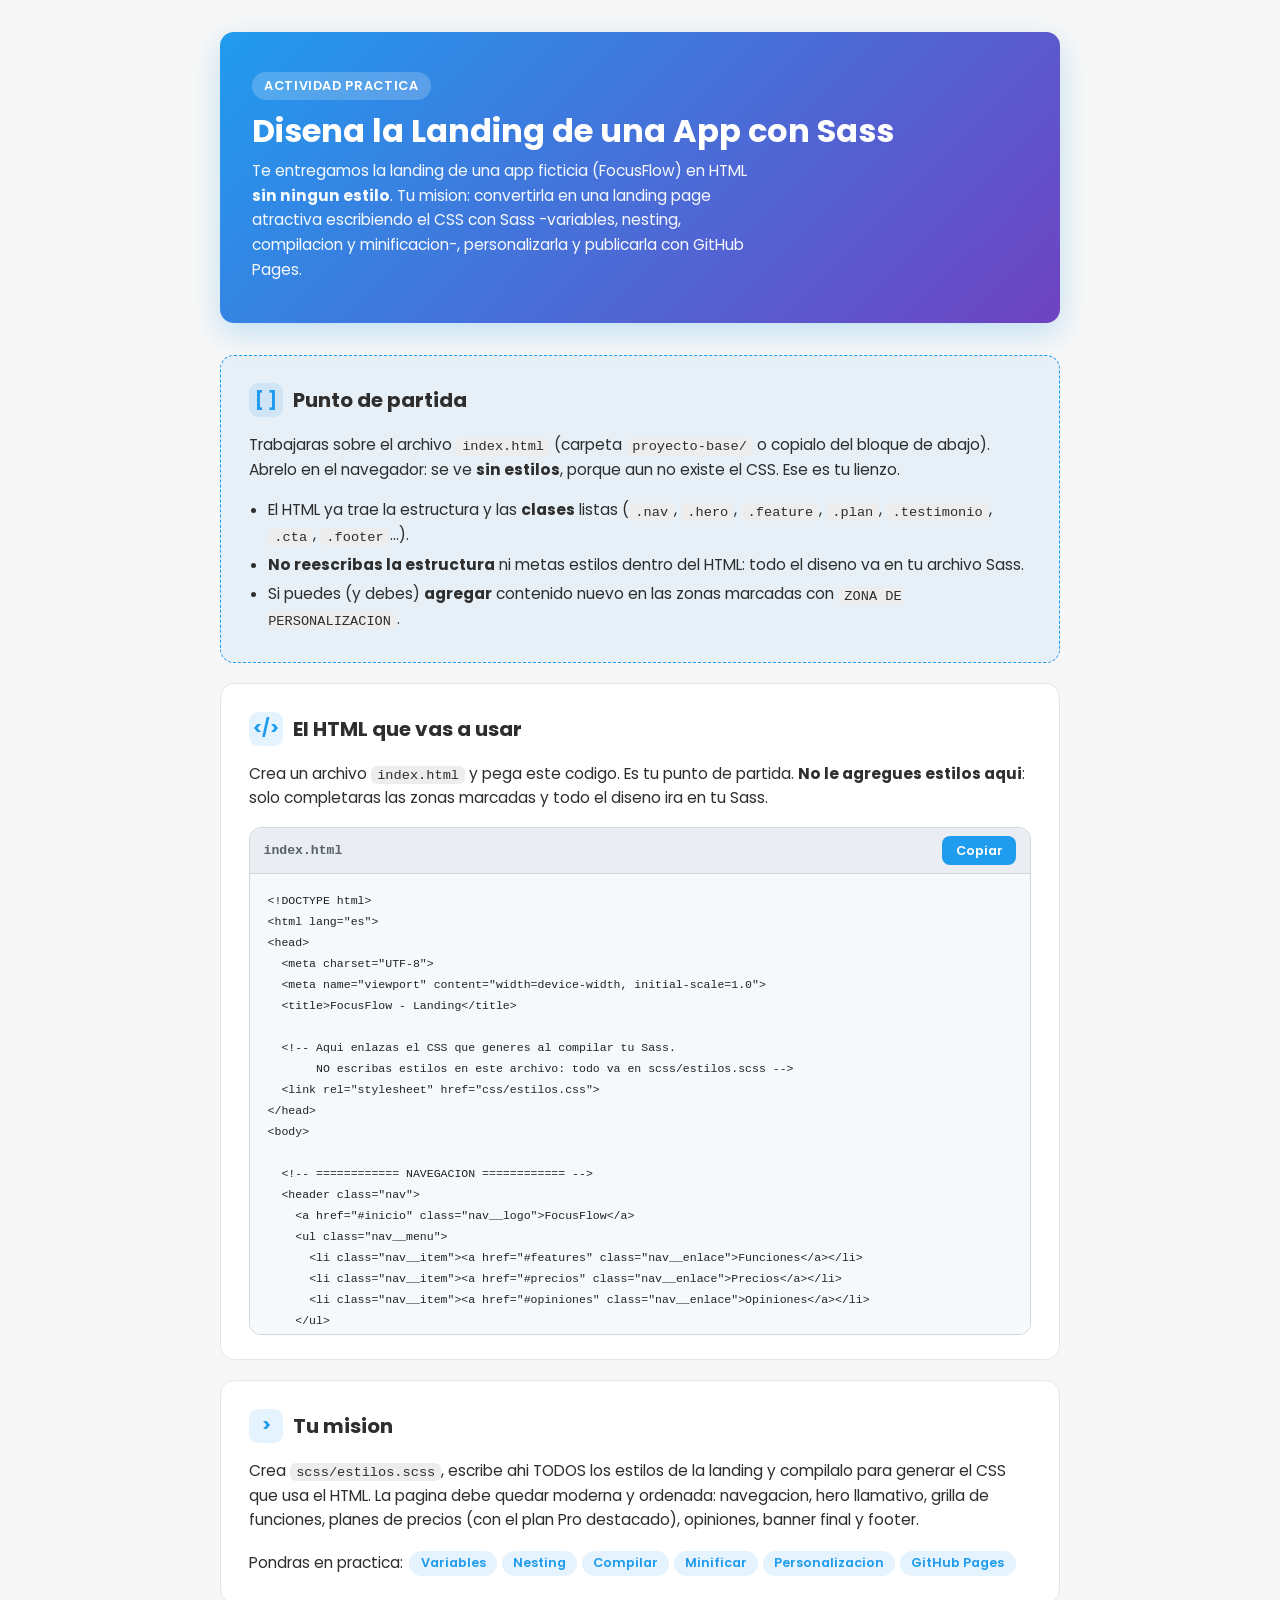
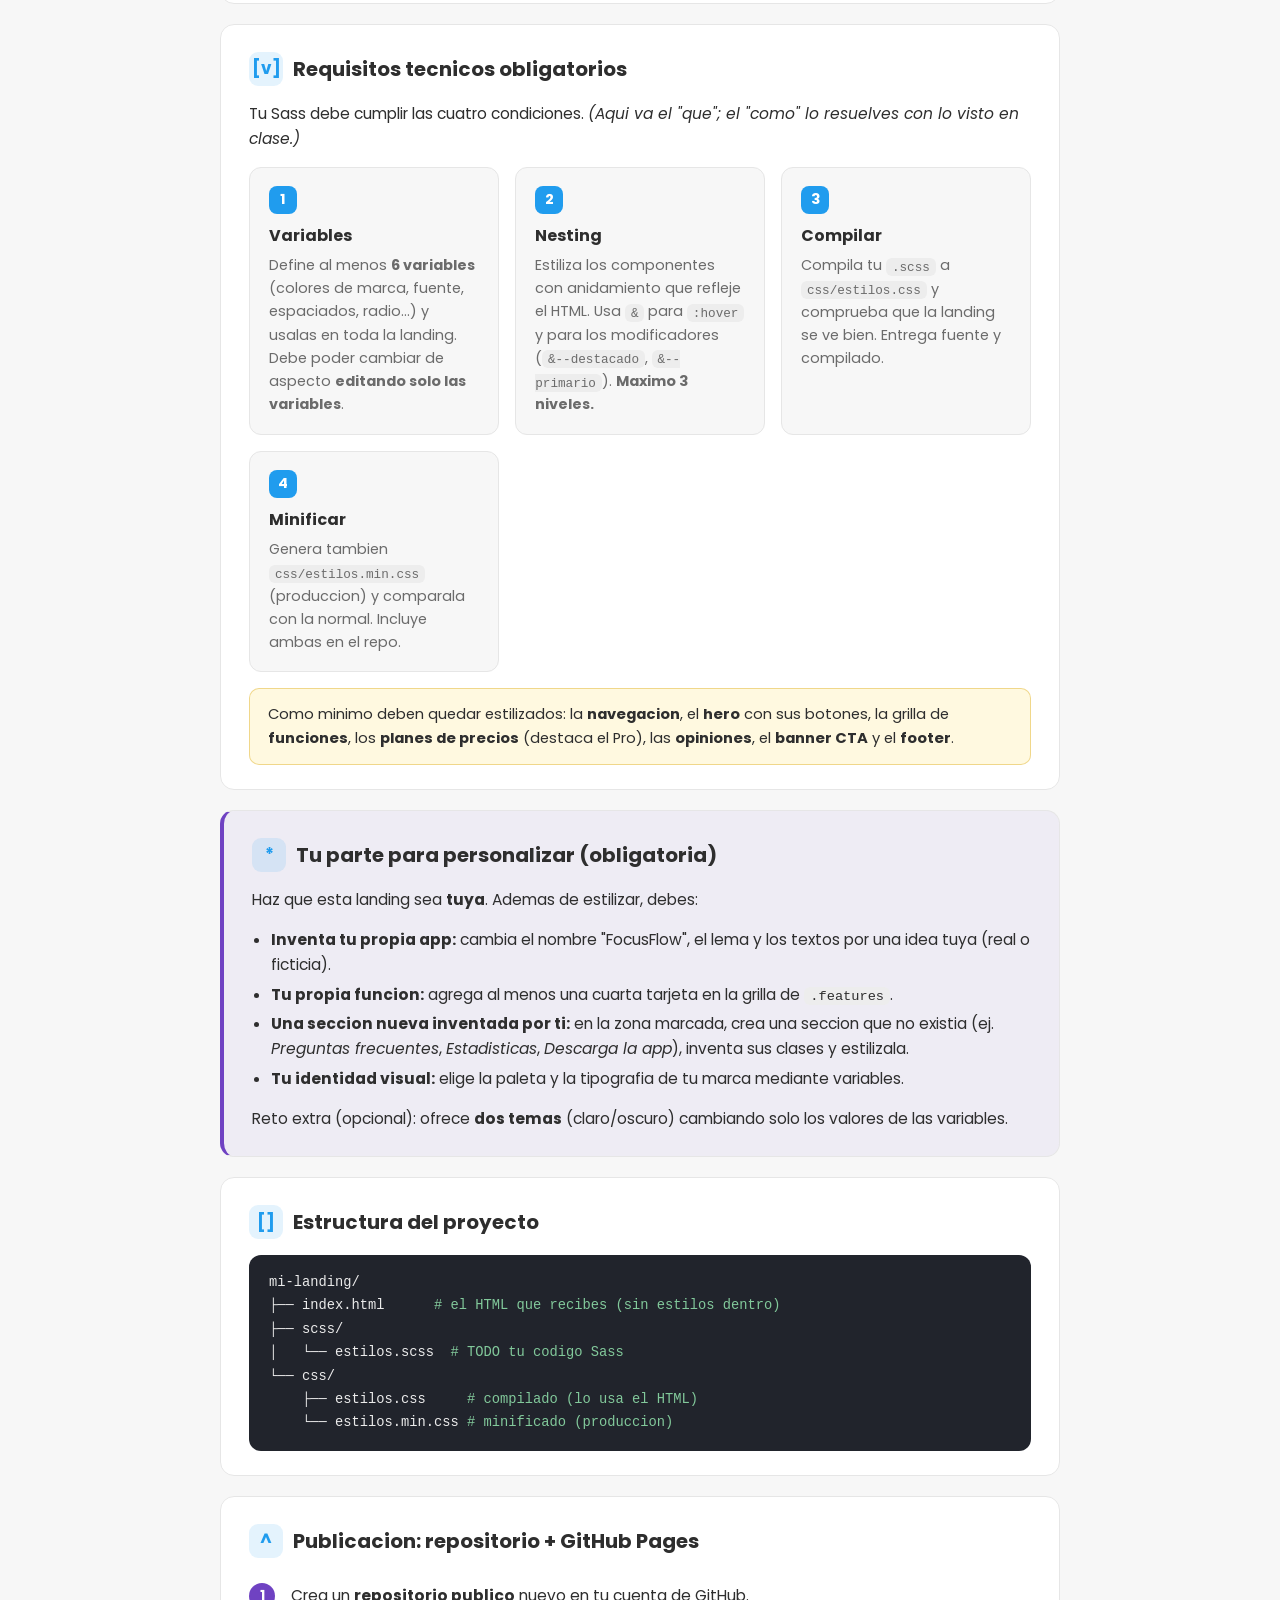
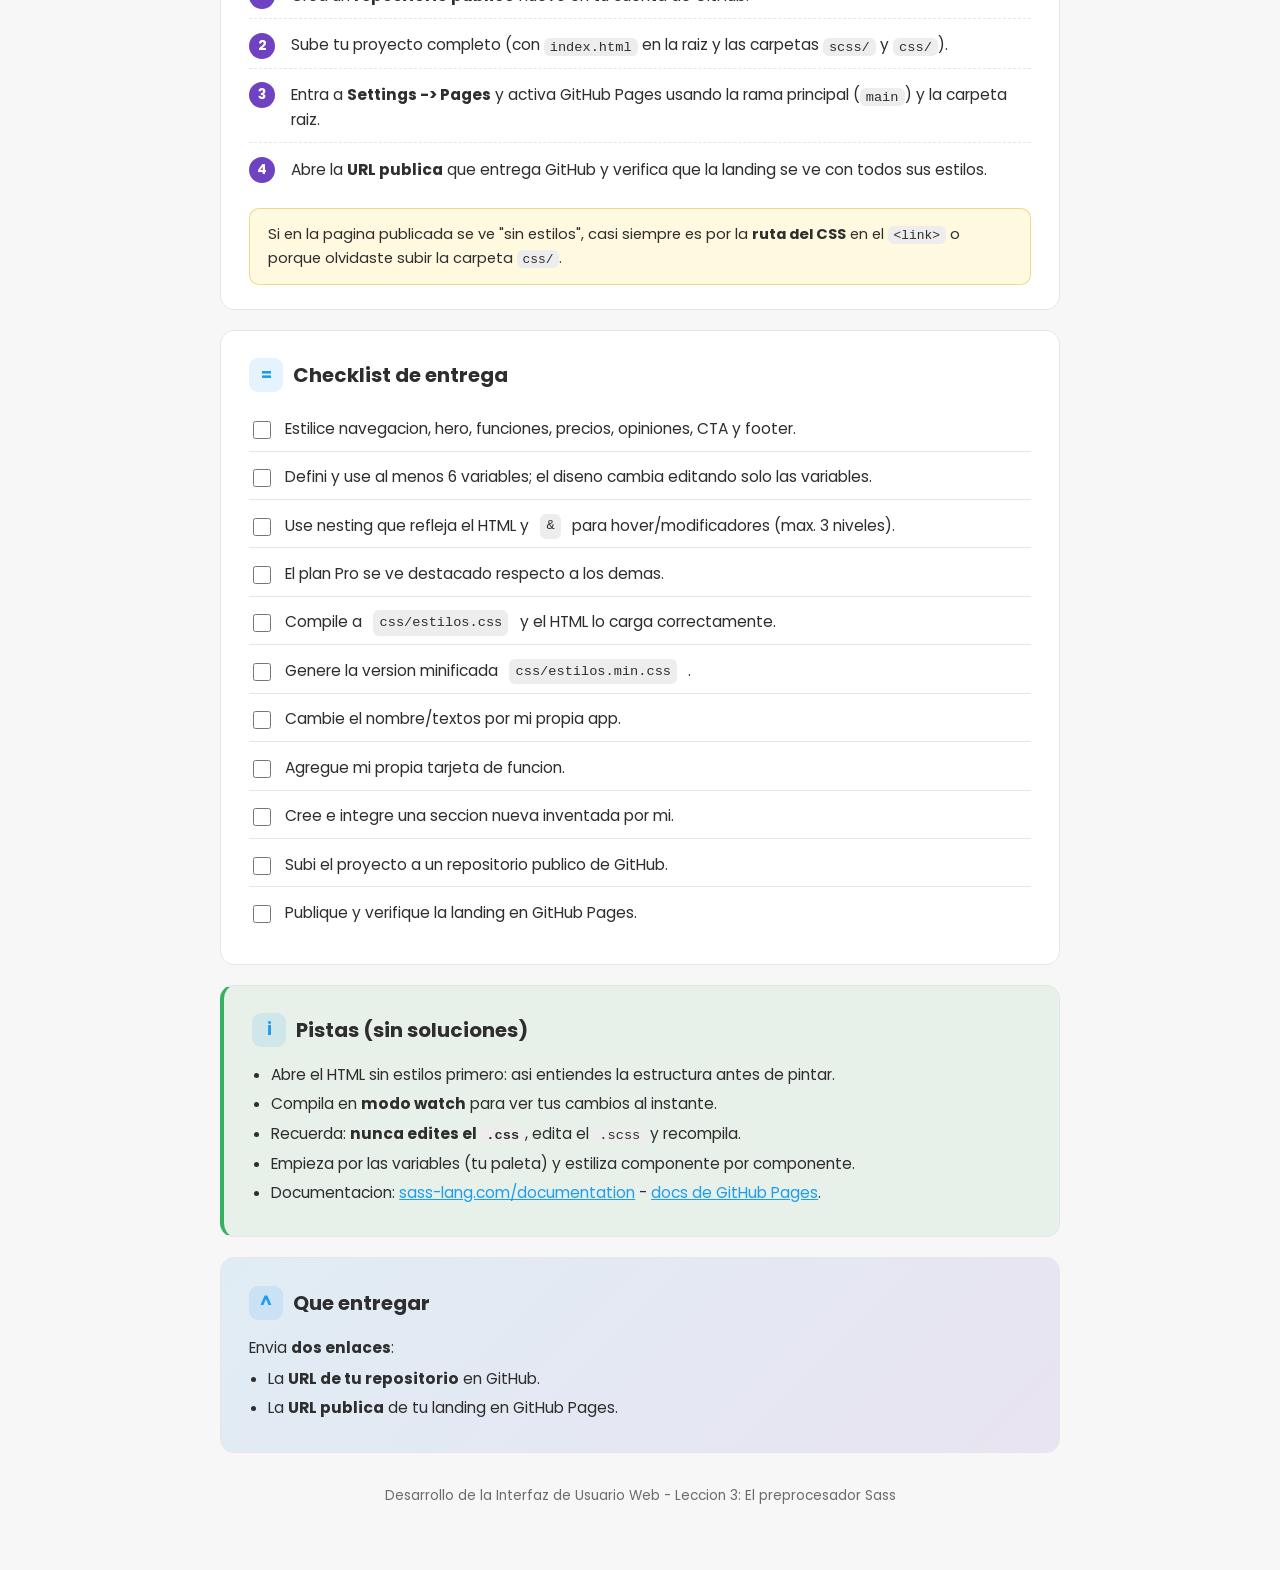
<file: index.html>
<!DOCTYPE html>
<html lang="es">
<head>
<meta charset="UTF-8">
<meta name="viewport" content="width=device-width, initial-scale=1.0">
<title>Actividad practica - Sass: Estiliza una Landing</title>
<link rel="preconnect" href="https://fonts.googleapis.com">
<link href="https://fonts.googleapis.com/css2?family=Poppins:wght@400;500;600;700&display=swap" rel="stylesheet">
<style>
  :root{
    --primario:hsl(204,86%,53%); --acento:hsl(261,51%,51%);
    --texto:hsl(0,0%,18%); --suave:hsl(0,0%,42%); --fondo:hsl(0,0%,97%);
    --blanco:hsl(0,0%,100%); --borde:hsl(0,0%,90%); --radio:14px;
  }
  *{box-sizing:border-box}
  body{font-family:'Poppins',sans-serif;color:var(--texto);background:var(--fondo);margin:0;line-height:1.6}
  .wrap{max-width:880px;margin:0 auto;padding:2rem 1.25rem 4rem}
  header.hero{background:linear-gradient(135deg,var(--primario),var(--acento));color:var(--blanco);border-radius:var(--radio);padding:2.5rem 2rem;margin-bottom:2rem;box-shadow:0 10px 30px hsla(204,86%,53%,.25)}
  header.hero .tag{display:inline-block;background:hsla(0,0%,100%,.2);padding:.25rem .75rem;border-radius:999px;font-size:.8rem;font-weight:600;letter-spacing:.05em;text-transform:uppercase;margin-bottom:.75rem}
  header.hero h1{margin:0 0 .5rem;font-size:2rem;font-weight:700;line-height:1.2}
  header.hero p{margin:0;opacity:.95;max-width:56ch}
  section{background:var(--blanco);border:1px solid var(--borde);border-radius:var(--radio);padding:1.5rem 1.75rem;margin-bottom:1.25rem}
  h2{font-size:1.25rem;margin:.2rem 0 1rem;display:flex;align-items:center;gap:.6rem}
  h2 .ic{width:34px;height:34px;display:grid;place-items:center;border-radius:9px;background:hsla(204,86%,53%,.12);color:var(--primario);font-size:1.05rem;flex:none}
  h3{font-size:1rem;margin:1.2rem 0 .4rem}
  p,li{font-size:.97rem}
  ul{padding-left:1.2rem;margin:.4rem 0} li{margin:.3rem 0}
  .reqs{display:grid;gap:1rem;grid-template-columns:repeat(auto-fit,minmax(230px,1fr))}
  .req{border:1px solid var(--borde);border-radius:12px;padding:1.1rem 1.2rem;background:var(--fondo)}
  .req .num{width:28px;height:28px;border-radius:8px;background:var(--primario);color:#fff;display:grid;place-items:center;font-weight:700;font-size:.9rem;margin-bottom:.6rem}
  .req h3{margin:0 0 .35rem;font-size:1rem} .req p{margin:0;font-size:.9rem;color:var(--suave)}
  .pers{border-left:4px solid var(--acento);background:hsla(261,51%,51%,.06)}
  .steps{counter-reset:step;list-style:none;padding:0;margin:0}
  .steps li{counter-increment:step;position:relative;padding:.6rem 0 .6rem 2.6rem;border-bottom:1px dashed var(--borde)}
  .steps li:last-child{border-bottom:0}
  .steps li::before{content:counter(step);position:absolute;left:0;top:.55rem;width:26px;height:26px;border-radius:50%;background:var(--acento);color:#fff;display:grid;place-items:center;font-weight:700;font-size:.85rem}
  code{background:hsl(0,0%,93%);padding:.12em .45em;border-radius:6px;font-family:Consolas,'Courier New',monospace;font-size:.88em}
  .tree{background:hsl(220,15%,15%);color:hsl(0,0%,92%);border-radius:12px;padding:1rem 1.25rem;font-family:Consolas,'Courier New',monospace;font-size:.86rem;line-height:1.7;overflow-x:auto}
  .tree .c{color:hsl(141,40%,65%)}
  .check{list-style:none;padding:0;margin:0}
  .check li{display:flex;align-items:flex-start;gap:.7rem;padding:.55rem 0;border-bottom:1px solid var(--borde)}
  .check li:last-child{border-bottom:0}
  .check input{margin-top:.25rem;width:18px;height:18px;accent-color:var(--primario);flex:none}
  .note{background:hsla(48,100%,50%,.12);border:1px solid hsla(45,90%,45%,.4);border-radius:10px;padding:.85rem 1.1rem;font-size:.92rem;margin-top:1rem}
  .hint{background:hsla(141,53%,45%,.08);border-left:4px solid hsl(141,53%,45%)}
  .entrega{background:linear-gradient(135deg,hsla(204,86%,53%,.1),hsla(261,51%,51%,.1));border:1px solid var(--borde)}
  a{color:var(--primario)} footer{text-align:center;color:var(--suave);font-size:.85rem;margin-top:2rem}
  .pill{display:inline-block;background:hsla(204,86%,53%,.12);color:var(--primario);border-radius:999px;padding:.15rem .7rem;font-size:.8rem;font-weight:600;margin:.15rem}
  .start{background:hsla(204,86%,53%,.07);border:1px dashed var(--primario)}
  .codebox{margin-top:1rem;border:1px solid #d0d7de;border-radius:12px;overflow:hidden;background:#f6f8fa}
  .codebox__bar{display:flex;justify-content:space-between;align-items:center;background:#eaeef2;border-bottom:1px solid #d0d7de;padding:.5rem .85rem}
  .codebox__bar .nombre{color:#57606a;font-family:Consolas,'Courier New',monospace;font-size:.82rem;font-weight:600}
  .codebox .copiar{background:var(--primario);color:#fff;border:0;border-radius:8px;padding:.35rem .85rem;font-family:'Poppins',sans-serif;font-size:.8rem;font-weight:600;cursor:pointer}
  .codebox .copiar:hover{filter:brightness(1.1)} .codebox .copiar.ok{background:hsl(141,53%,42%)}
  .codebox pre{background:#f6f8fa;color:#1f2328;margin:0;padding:1rem 1.1rem;max-height:460px;overflow:auto;white-space:pre-wrap;word-break:break-word;font-family:Consolas,'Courier New',monospace;font-size:.82rem;line-height:1.6;tab-size:2}
  .codebox code{color:#1f2328;background:none;padding:0;font-family:Consolas,'Courier New',monospace}
</style>
</head>
<body>
<div class="wrap">

  <header class="hero">
    <span class="tag">Actividad practica</span>
    <h1>Disena la Landing de una App con Sass</h1>
    <p>Te entregamos la landing de una app ficticia (FocusFlow) en HTML <strong>sin ningun estilo</strong>. Tu mision: convertirla en una landing page atractiva escribiendo el CSS con Sass -variables, nesting, compilacion y minificacion-, personalizarla y publicarla con GitHub Pages.</p>
  </header>

  <section class="start">
    <h2><span class="ic">[ ]</span>Punto de partida</h2>
    <p>Trabajaras sobre el archivo <code>index.html</code> (carpeta <code>proyecto-base/</code> o copialo del bloque de abajo). Abrelo en el navegador: se ve <strong>sin estilos</strong>, porque aun no existe el CSS. Ese es tu lienzo.</p>
    <ul>
      <li>El HTML ya trae la estructura y las <strong>clases</strong> listas (<code>.nav</code>, <code>.hero</code>, <code>.feature</code>, <code>.plan</code>, <code>.testimonio</code>, <code>.cta</code>, <code>.footer</code>...).</li>
      <li><strong>No reescribas la estructura</strong> ni metas estilos dentro del HTML: todo el diseno va en tu archivo Sass.</li>
      <li>Si puedes (y debes) <strong>agregar</strong> contenido nuevo en las zonas marcadas con <code>ZONA DE PERSONALIZACION</code>.</li>
    </ul>
  </section>

  <section>
    <h2><span class="ic">&lt;/&gt;</span>El HTML que vas a usar</h2>
    <p>Crea un archivo <code>index.html</code> y pega este codigo. Es tu punto de partida. <strong>No le agregues estilos aqui</strong>: solo completaras las zonas marcadas y todo el diseno ira en tu Sass.</p>
    <div class="codebox">
      <div class="codebox__bar"><span class="nombre">index.html</span><button class="copiar" onclick="copiarCodigo(this)">Copiar</button></div>
      <pre><code id="html-base">&lt;!DOCTYPE html&gt;
&lt;html lang=&quot;es&quot;&gt;
&lt;head&gt;
  &lt;meta charset=&quot;UTF-8&quot;&gt;
  &lt;meta name=&quot;viewport&quot; content=&quot;width=device-width, initial-scale=1.0&quot;&gt;
  &lt;title&gt;FocusFlow - Landing&lt;/title&gt;

  &lt;!-- Aqui enlazas el CSS que generes al compilar tu Sass.
       NO escribas estilos en este archivo: todo va en scss/estilos.scss --&gt;
  &lt;link rel=&quot;stylesheet&quot; href=&quot;css/estilos.css&quot;&gt;
&lt;/head&gt;
&lt;body&gt;

  &lt;!-- ============ NAVEGACION ============ --&gt;
  &lt;header class=&quot;nav&quot;&gt;
    &lt;a href=&quot;#inicio&quot; class=&quot;nav__logo&quot;&gt;FocusFlow&lt;/a&gt;
    &lt;ul class=&quot;nav__menu&quot;&gt;
      &lt;li class=&quot;nav__item&quot;&gt;&lt;a href=&quot;#features&quot; class=&quot;nav__enlace&quot;&gt;Funciones&lt;/a&gt;&lt;/li&gt;
      &lt;li class=&quot;nav__item&quot;&gt;&lt;a href=&quot;#precios&quot; class=&quot;nav__enlace&quot;&gt;Precios&lt;/a&gt;&lt;/li&gt;
      &lt;li class=&quot;nav__item&quot;&gt;&lt;a href=&quot;#opiniones&quot; class=&quot;nav__enlace&quot;&gt;Opiniones&lt;/a&gt;&lt;/li&gt;
    &lt;/ul&gt;
    &lt;a href=&quot;#precios&quot; class=&quot;boton boton--primario nav__cta&quot;&gt;Probar gratis&lt;/a&gt;
  &lt;/header&gt;

  &lt;main&gt;

    &lt;!-- ============ HERO ============ --&gt;
    &lt;section class=&quot;hero&quot; id=&quot;inicio&quot;&gt;
      &lt;div class=&quot;hero__contenido&quot;&gt;
        &lt;span class=&quot;hero__badge&quot;&gt;Nuevo - v2.0&lt;/span&gt;
        &lt;h1 class=&quot;hero__titulo&quot;&gt;Organiza tu dia, sin estres&lt;/h1&gt;
        &lt;p class=&quot;hero__subtitulo&quot;&gt;
          FocusFlow reune tus tareas, notas y calendario en un solo lugar
          para que rindas mas trabajando menos.
        &lt;/p&gt;
        &lt;div class=&quot;hero__acciones&quot;&gt;
          &lt;a href=&quot;#precios&quot; class=&quot;boton boton--primario&quot;&gt;Empezar ahora&lt;/a&gt;
          &lt;a href=&quot;#features&quot; class=&quot;boton boton--secundario&quot;&gt;Ver funciones&lt;/a&gt;
        &lt;/div&gt;
        &lt;p class=&quot;hero__nota&quot;&gt;Sin tarjeta de credito - Cancela cuando quieras&lt;/p&gt;
      &lt;/div&gt;
      &lt;div class=&quot;hero__visual&quot;&gt;&lt;!-- aqui puede ir una imagen / mockup --&gt;&lt;/div&gt;
    &lt;/section&gt;

    &lt;!-- ============ FEATURES ============ --&gt;
    &lt;section class=&quot;features&quot; id=&quot;features&quot;&gt;
      &lt;h2 class=&quot;features__titulo&quot;&gt;Todo lo que necesitas&lt;/h2&gt;
      &lt;p class=&quot;features__subtitulo&quot;&gt;Herramientas simples que se adaptan a tu ritmo.&lt;/p&gt;
      &lt;div class=&quot;features__grid&quot;&gt;

        &lt;article class=&quot;feature&quot;&gt;
          &lt;div class=&quot;feature__icono&quot;&gt;1&lt;/div&gt;
          &lt;h3 class=&quot;feature__titulo&quot;&gt;Tareas inteligentes&lt;/h3&gt;
          &lt;p class=&quot;feature__texto&quot;&gt;Prioriza automaticamente lo importante y olvida el caos.&lt;/p&gt;
        &lt;/article&gt;

        &lt;article class=&quot;feature&quot;&gt;
          &lt;div class=&quot;feature__icono&quot;&gt;2&lt;/div&gt;
          &lt;h3 class=&quot;feature__titulo&quot;&gt;Notas conectadas&lt;/h3&gt;
          &lt;p class=&quot;feature__texto&quot;&gt;Enlaza ideas y tareas para no perder el contexto nunca.&lt;/p&gt;
        &lt;/article&gt;

        &lt;article class=&quot;feature&quot;&gt;
          &lt;div class=&quot;feature__icono&quot;&gt;3&lt;/div&gt;
          &lt;h3 class=&quot;feature__titulo&quot;&gt;Calendario unificado&lt;/h3&gt;
          &lt;p class=&quot;feature__texto&quot;&gt;Visualiza tu semana completa de un vistazo.&lt;/p&gt;
        &lt;/article&gt;

        &lt;!-- ZONA DE PERSONALIZACION:
             agrega AL MENOS una feature propia (la cuarta).
             Copia la estructura de arriba y pon tu idea. --&gt;

      &lt;/div&gt;
    &lt;/section&gt;

    &lt;!-- ============ PRECIOS ============ --&gt;
    &lt;section class=&quot;precios&quot; id=&quot;precios&quot;&gt;
      &lt;h2 class=&quot;precios__titulo&quot;&gt;Planes para cada equipo&lt;/h2&gt;
      &lt;div class=&quot;precios__grid&quot;&gt;

        &lt;article class=&quot;plan&quot;&gt;
          &lt;h3 class=&quot;plan__nombre&quot;&gt;Free&lt;/h3&gt;
          &lt;p class=&quot;plan__precio&quot;&gt;$0&lt;span class=&quot;plan__periodo&quot;&gt;/mes&lt;/span&gt;&lt;/p&gt;
          &lt;ul class=&quot;plan__lista&quot;&gt;
            &lt;li class=&quot;plan__item&quot;&gt;Hasta 3 proyectos&lt;/li&gt;
            &lt;li class=&quot;plan__item&quot;&gt;Tareas ilimitadas&lt;/li&gt;
            &lt;li class=&quot;plan__item&quot;&gt;App movil&lt;/li&gt;
          &lt;/ul&gt;
          &lt;a href=&quot;#&quot; class=&quot;boton boton--secundario plan__boton&quot;&gt;Empezar&lt;/a&gt;
        &lt;/article&gt;

        &lt;article class=&quot;plan plan--destacado&quot;&gt;
          &lt;span class=&quot;plan__etiqueta&quot;&gt;Mas popular&lt;/span&gt;
          &lt;h3 class=&quot;plan__nombre&quot;&gt;Pro&lt;/h3&gt;
          &lt;p class=&quot;plan__precio&quot;&gt;$9&lt;span class=&quot;plan__periodo&quot;&gt;/mes&lt;/span&gt;&lt;/p&gt;
          &lt;ul class=&quot;plan__lista&quot;&gt;
            &lt;li class=&quot;plan__item&quot;&gt;Proyectos ilimitados&lt;/li&gt;
            &lt;li class=&quot;plan__item&quot;&gt;Notas conectadas&lt;/li&gt;
            &lt;li class=&quot;plan__item&quot;&gt;Integraciones&lt;/li&gt;
          &lt;/ul&gt;
          &lt;a href=&quot;#&quot; class=&quot;boton boton--primario plan__boton&quot;&gt;Probar Pro&lt;/a&gt;
        &lt;/article&gt;

        &lt;article class=&quot;plan&quot;&gt;
          &lt;h3 class=&quot;plan__nombre&quot;&gt;Team&lt;/h3&gt;
          &lt;p class=&quot;plan__precio&quot;&gt;$19&lt;span class=&quot;plan__periodo&quot;&gt;/mes&lt;/span&gt;&lt;/p&gt;
          &lt;ul class=&quot;plan__lista&quot;&gt;
            &lt;li class=&quot;plan__item&quot;&gt;Todo lo de Pro&lt;/li&gt;
            &lt;li class=&quot;plan__item&quot;&gt;Espacios de equipo&lt;/li&gt;
            &lt;li class=&quot;plan__item&quot;&gt;Soporte prioritario&lt;/li&gt;
          &lt;/ul&gt;
          &lt;a href=&quot;#&quot; class=&quot;boton boton--secundario plan__boton&quot;&gt;Contactar&lt;/a&gt;
        &lt;/article&gt;

      &lt;/div&gt;
    &lt;/section&gt;

    &lt;!-- ============ OPINIONES ============ --&gt;
    &lt;section class=&quot;opiniones&quot; id=&quot;opiniones&quot;&gt;
      &lt;h2 class=&quot;opiniones__titulo&quot;&gt;Lo que dicen nuestros usuarios&lt;/h2&gt;
      &lt;div class=&quot;opiniones__grid&quot;&gt;

        &lt;blockquote class=&quot;testimonio&quot;&gt;
          &lt;p class=&quot;testimonio__texto&quot;&gt;&quot;Desde que uso FocusFlow recupere 2 horas al dia.&quot;&lt;/p&gt;
          &lt;footer class=&quot;testimonio__autor&quot;&gt;Ana, disenadora&lt;/footer&gt;
        &lt;/blockquote&gt;

        &lt;blockquote class=&quot;testimonio&quot;&gt;
          &lt;p class=&quot;testimonio__texto&quot;&gt;&quot;Por fin una app que no me complica la vida.&quot;&lt;/p&gt;
          &lt;footer class=&quot;testimonio__autor&quot;&gt;Luis, freelance&lt;/footer&gt;
        &lt;/blockquote&gt;

      &lt;/div&gt;
    &lt;/section&gt;

    &lt;!-- ============ LLAMADO A LA ACCION ============ --&gt;
    &lt;section class=&quot;cta&quot;&gt;
      &lt;h2 class=&quot;cta__titulo&quot;&gt;Empieza a fluir hoy&lt;/h2&gt;
      &lt;p class=&quot;cta__texto&quot;&gt;Unete a miles de personas que ya organizan mejor su tiempo.&lt;/p&gt;
      &lt;a href=&quot;#&quot; class=&quot;boton boton--primario cta__boton&quot;&gt;Crear cuenta gratis&lt;/a&gt;
    &lt;/section&gt;

    &lt;!-- ZONA DE PERSONALIZACION:
         agrega UNA seccion nueva inventada por ti
         (ej: &quot;Preguntas frecuentes&quot;, &quot;Estadisticas&quot;, &quot;Integraciones&quot;, &quot;Descarga la app&quot;).
         Inventa sus clases y luego estilizala con Sass. --&gt;

  &lt;/main&gt;

  &lt;!-- ============ FOOTER ============ --&gt;
  &lt;footer class=&quot;footer&quot;&gt;
    &lt;div class=&quot;footer__cols&quot;&gt;
      &lt;div class=&quot;footer__col&quot;&gt;
        &lt;h4 class=&quot;footer__titulo&quot;&gt;FocusFlow&lt;/h4&gt;
        &lt;a href=&quot;#&quot; class=&quot;footer__enlace&quot;&gt;Sobre nosotros&lt;/a&gt;
        &lt;a href=&quot;#&quot; class=&quot;footer__enlace&quot;&gt;Blog&lt;/a&gt;
      &lt;/div&gt;
      &lt;div class=&quot;footer__col&quot;&gt;
        &lt;h4 class=&quot;footer__titulo&quot;&gt;Producto&lt;/h4&gt;
        &lt;a href=&quot;#&quot; class=&quot;footer__enlace&quot;&gt;Funciones&lt;/a&gt;
        &lt;a href=&quot;#&quot; class=&quot;footer__enlace&quot;&gt;Precios&lt;/a&gt;
      &lt;/div&gt;
      &lt;div class=&quot;footer__col&quot;&gt;
        &lt;h4 class=&quot;footer__titulo&quot;&gt;Contacto&lt;/h4&gt;
        &lt;a href=&quot;#&quot; class=&quot;footer__enlace&quot;&gt;Soporte&lt;/a&gt;
        &lt;a href=&quot;#&quot; class=&quot;footer__enlace&quot;&gt;Email&lt;/a&gt;
      &lt;/div&gt;
    &lt;/div&gt;
    &lt;p class=&quot;footer__copy&quot;&gt;© 2026 FocusFlow - Hecho con Sass.&lt;/p&gt;
  &lt;/footer&gt;

&lt;/body&gt;
&lt;/html&gt;
</code></pre>
    </div>
  </section>

  <section>
    <h2><span class="ic">&gt;</span>Tu mision</h2>
    <p>Crea <code>scss/estilos.scss</code>, escribe ahi TODOS los estilos de la landing y compilalo para generar el CSS que usa el HTML. La pagina debe quedar moderna y ordenada: navegacion, hero llamativo, grilla de funciones, planes de precios (con el plan Pro destacado), opiniones, banner final y footer.</p>
    <p style="margin-bottom:0">Pondras en practica:
      <span class="pill">Variables</span><span class="pill">Nesting</span><span class="pill">Compilar</span><span class="pill">Minificar</span><span class="pill">Personalizacion</span><span class="pill">GitHub Pages</span>
    </p>
  </section>

  <section>
    <h2><span class="ic">[v]</span>Requisitos tecnicos obligatorios</h2>
    <p>Tu Sass debe cumplir las cuatro condiciones. <em>(Aqui va el "que"; el "como" lo resuelves con lo visto en clase.)</em></p>
    <div class="reqs">
      <div class="req"><div class="num">1</div><h3>Variables</h3><p>Define al menos <strong>6 variables</strong> (colores de marca, fuente, espaciados, radio...) y usalas en toda la landing. Debe poder cambiar de aspecto <strong>editando solo las variables</strong>.</p></div>
      <div class="req"><div class="num">2</div><h3>Nesting</h3><p>Estiliza los componentes con anidamiento que refleje el HTML. Usa <code>&amp;</code> para <code>:hover</code> y para los modificadores (<code>&amp;--destacado</code>, <code>&amp;--primario</code>). <strong>Maximo 3 niveles.</strong></p></div>
      <div class="req"><div class="num">3</div><h3>Compilar</h3><p>Compila tu <code>.scss</code> a <code>css/estilos.css</code> y comprueba que la landing se ve bien. Entrega fuente y compilado.</p></div>
      <div class="req"><div class="num">4</div><h3>Minificar</h3><p>Genera tambien <code>css/estilos.min.css</code> (produccion) y comparala con la normal. Incluye ambas en el repo.</p></div>
    </div>
    <div class="note">Como minimo deben quedar estilizados: la <strong>navegacion</strong>, el <strong>hero</strong> con sus botones, la grilla de <strong>funciones</strong>, los <strong>planes de precios</strong> (destaca el Pro), las <strong>opiniones</strong>, el <strong>banner CTA</strong> y el <strong>footer</strong>.</div>
  </section>

  <section class="pers">
    <h2><span class="ic">*</span>Tu parte para personalizar (obligatoria)</h2>
    <p>Haz que esta landing sea <strong>tuya</strong>. Ademas de estilizar, debes:</p>
    <ul>
      <li><strong>Inventa tu propia app:</strong> cambia el nombre "FocusFlow", el lema y los textos por una idea tuya (real o ficticia).</li>
      <li><strong>Tu propia funcion:</strong> agrega al menos una cuarta tarjeta en la grilla de <code>.features</code>.</li>
      <li><strong>Una seccion nueva inventada por ti:</strong> en la zona marcada, crea una seccion que no existia (ej. <em>Preguntas frecuentes</em>, <em>Estadisticas</em>, <em>Descarga la app</em>), inventa sus clases y estilizala.</li>
      <li><strong>Tu identidad visual:</strong> elige la paleta y la tipografia de tu marca mediante variables.</li>
    </ul>
    <p style="margin-bottom:0">Reto extra (opcional): ofrece <strong>dos temas</strong> (claro/oscuro) cambiando solo los valores de las variables.</p>
  </section>

  <section>
    <h2><span class="ic">[]</span>Estructura del proyecto</h2>
    <div class="tree">
mi-landing/<br>
&#9500;&#9472;&#9472; index.html&nbsp;&nbsp;&nbsp;&nbsp;&nbsp;&nbsp;<span class="c"># el HTML que recibes (sin estilos dentro)</span><br>
&#9500;&#9472;&#9472; scss/<br>
&#9474;&nbsp;&nbsp;&nbsp;&#9492;&#9472;&#9472; estilos.scss&nbsp;&nbsp;<span class="c"># TODO tu codigo Sass</span><br>
&#9492;&#9472;&#9472; css/<br>
&nbsp;&nbsp;&nbsp;&nbsp;&#9500;&#9472;&#9472; estilos.css&nbsp;&nbsp;&nbsp;&nbsp;&nbsp;<span class="c"># compilado (lo usa el HTML)</span><br>
&nbsp;&nbsp;&nbsp;&nbsp;&#9492;&#9472;&#9472; estilos.min.css&nbsp;<span class="c"># minificado (produccion)</span>
    </div>
  </section>

  <section>
    <h2><span class="ic">^</span>Publicacion: repositorio + GitHub Pages</h2>
    <ol class="steps">
      <li>Crea un <strong>repositorio publico</strong> nuevo en tu cuenta de GitHub.</li>
      <li>Sube tu proyecto completo (con <code>index.html</code> en la raiz y las carpetas <code>scss/</code> y <code>css/</code>).</li>
      <li>Entra a <strong>Settings -&gt; Pages</strong> y activa GitHub Pages usando la rama principal (<code>main</code>) y la carpeta raiz.</li>
      <li>Abre la <strong>URL publica</strong> que entrega GitHub y verifica que la landing se ve con todos sus estilos.</li>
    </ol>
    <div class="note">Si en la pagina publicada se ve "sin estilos", casi siempre es por la <strong>ruta del CSS</strong> en el <code>&lt;link&gt;</code> o porque olvidaste subir la carpeta <code>css/</code>.</div>
  </section>

  <section>
    <h2><span class="ic">=</span>Checklist de entrega</h2>
    <ul class="check">
      <li><input type="checkbox"> Estilice navegacion, hero, funciones, precios, opiniones, CTA y footer.</li>
      <li><input type="checkbox"> Defini y use al menos 6 variables; el diseno cambia editando solo las variables.</li>
      <li><input type="checkbox"> Use nesting que refleja el HTML y <code>&amp;</code> para hover/modificadores (max. 3 niveles).</li>
      <li><input type="checkbox"> El plan Pro se ve destacado respecto a los demas.</li>
      <li><input type="checkbox"> Compile a <code>css/estilos.css</code> y el HTML lo carga correctamente.</li>
      <li><input type="checkbox"> Genere la version minificada <code>css/estilos.min.css</code>.</li>
      <li><input type="checkbox"> Cambie el nombre/textos por mi propia app.</li>
      <li><input type="checkbox"> Agregue mi propia tarjeta de funcion.</li>
      <li><input type="checkbox"> Cree e integre una seccion nueva inventada por mi.</li>
      <li><input type="checkbox"> Subi el proyecto a un repositorio publico de GitHub.</li>
      <li><input type="checkbox"> Publique y verifique la landing en GitHub Pages.</li>
    </ul>
  </section>

  <section class="hint">
    <h2><span class="ic">i</span>Pistas (sin soluciones)</h2>
    <ul>
      <li>Abre el HTML sin estilos primero: asi entiendes la estructura antes de pintar.</li>
      <li>Compila en <strong>modo watch</strong> para ver tus cambios al instante.</li>
      <li>Recuerda: <strong>nunca edites el <code>.css</code></strong>, edita el <code>.scss</code> y recompila.</li>
      <li>Empieza por las variables (tu paleta) y estiliza componente por componente.</li>
      <li>Documentacion: <a href="https://sass-lang.com/documentation/" target="_blank" rel="noopener">sass-lang.com/documentation</a> - <a href="https://docs.github.com/es/pages" target="_blank" rel="noopener">docs de GitHub Pages</a>.</li>
    </ul>
  </section>

  <section class="entrega">
    <h2><span class="ic">^</span>Que entregar</h2>
    <p style="margin-bottom:0">Envia <strong>dos enlaces</strong>:</p>
    <ul>
      <li>La <strong>URL de tu repositorio</strong> en GitHub.</li>
      <li>La <strong>URL publica</strong> de tu landing en GitHub Pages.</li>
    </ul>
  </section>

  <footer>Desarrollo de la Interfaz de Usuario Web - Leccion 3: El preprocesador Sass</footer>

</div>
<script>
function copiarCodigo(btn){
  const code = document.getElementById('html-base').textContent;
  navigator.clipboard.writeText(code).then(()=>{
    const t = btn.textContent;
    btn.textContent = 'Copiado!'; btn.classList.add('ok');
    setTimeout(()=>{ btn.textContent = t; btn.classList.remove('ok'); }, 1800);
  });
}
</script>
</body>
</html>
</file>
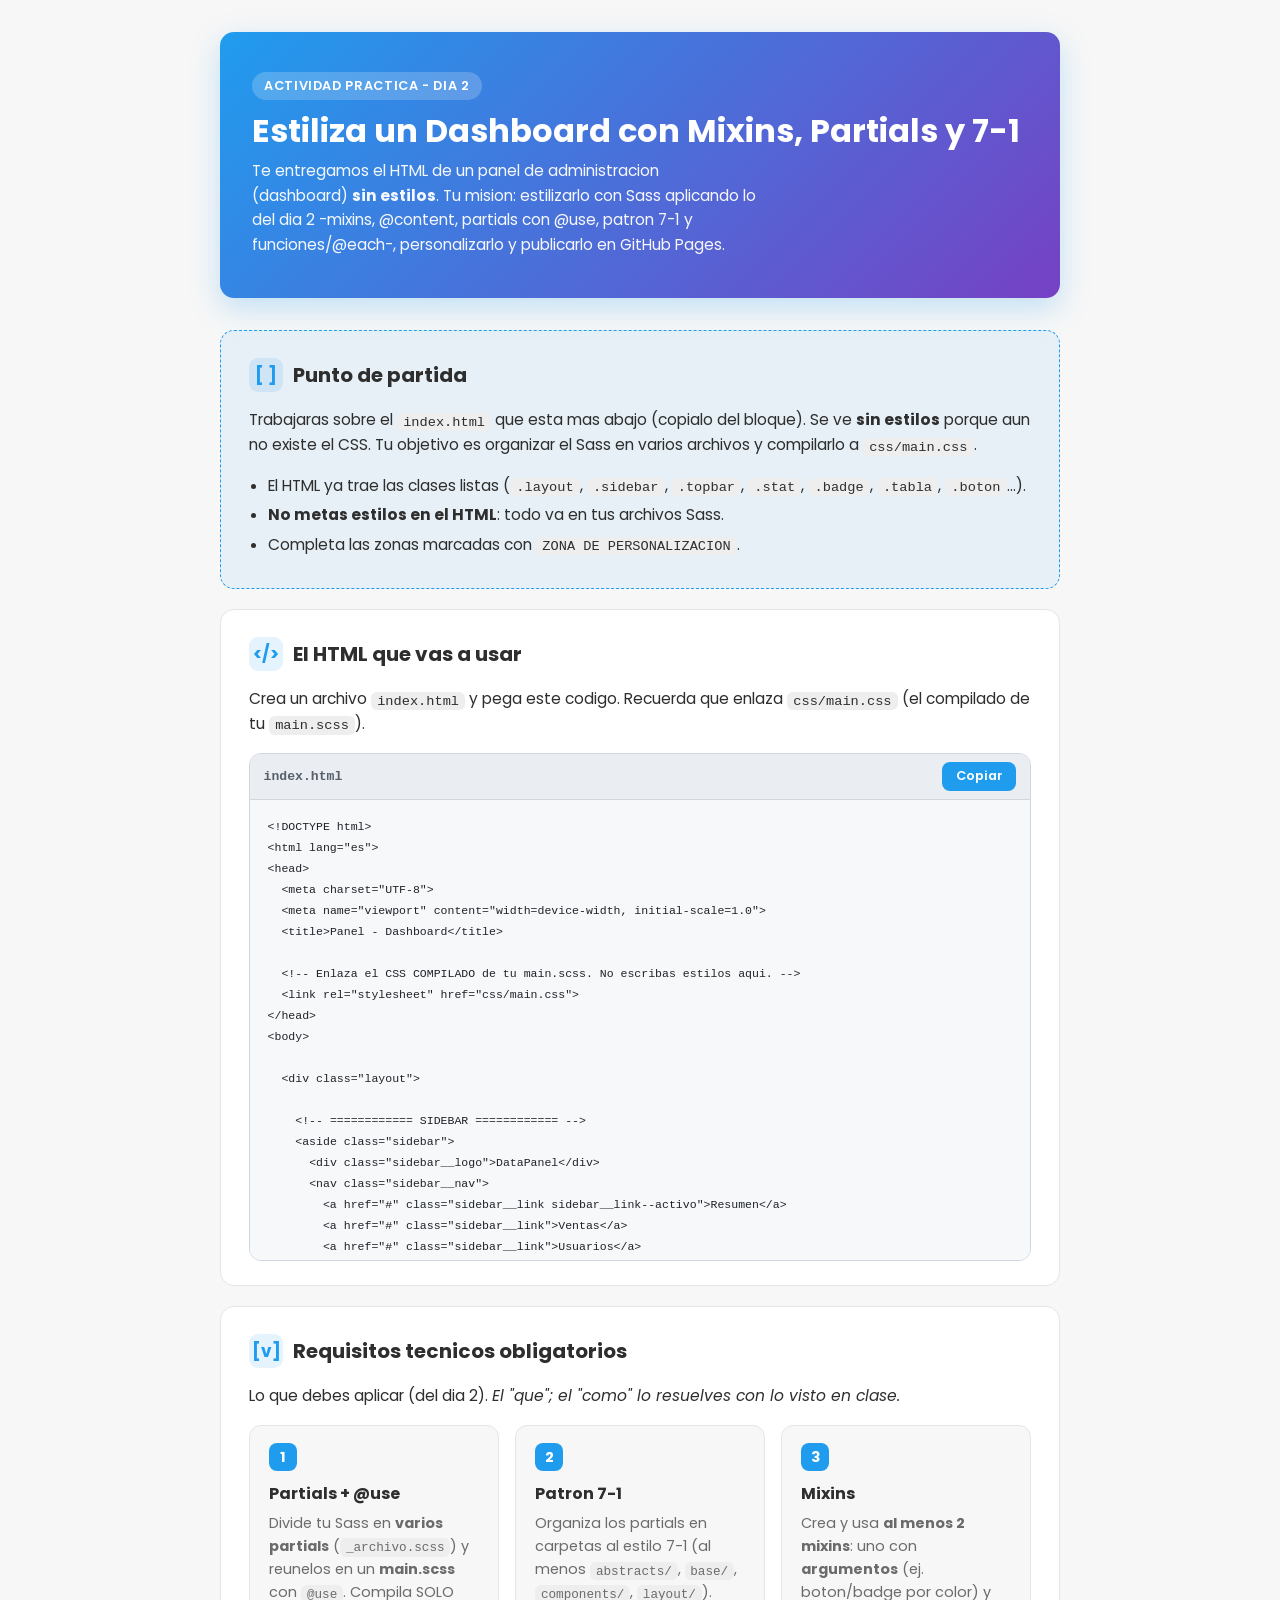
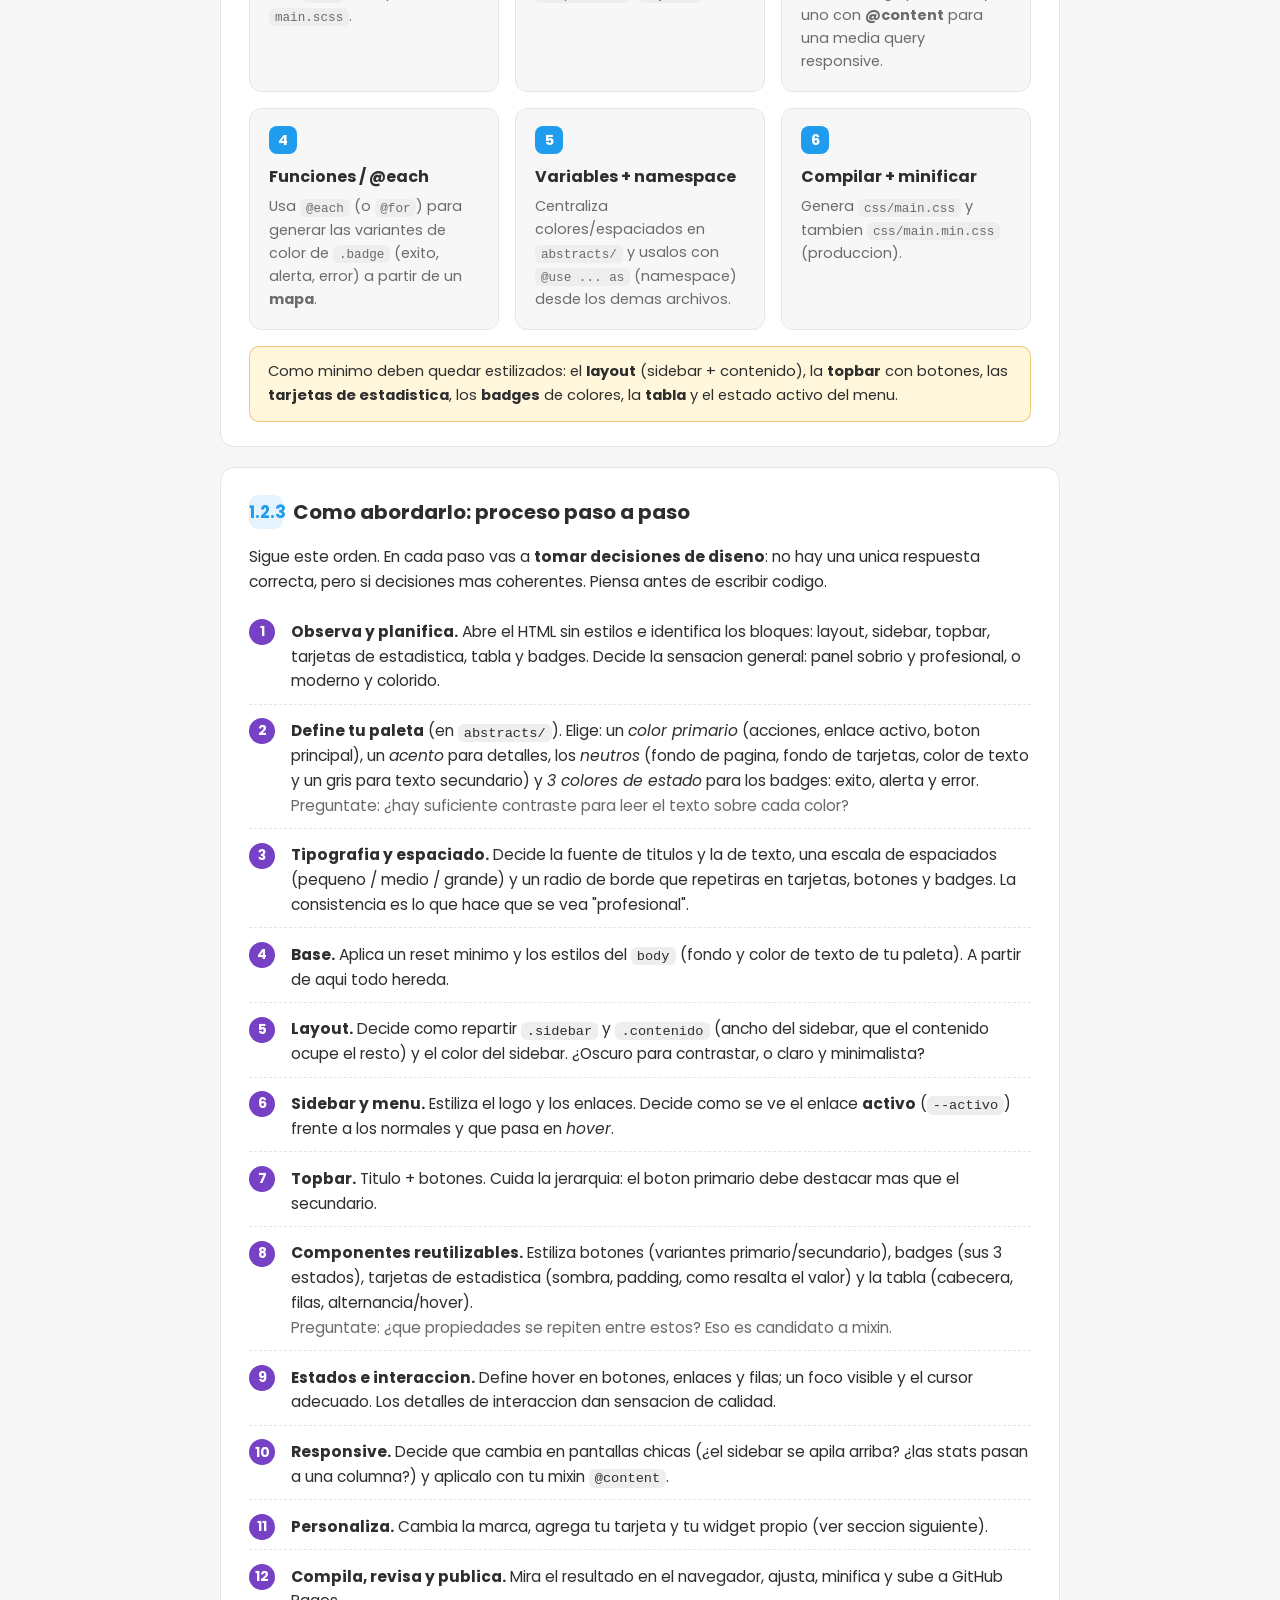
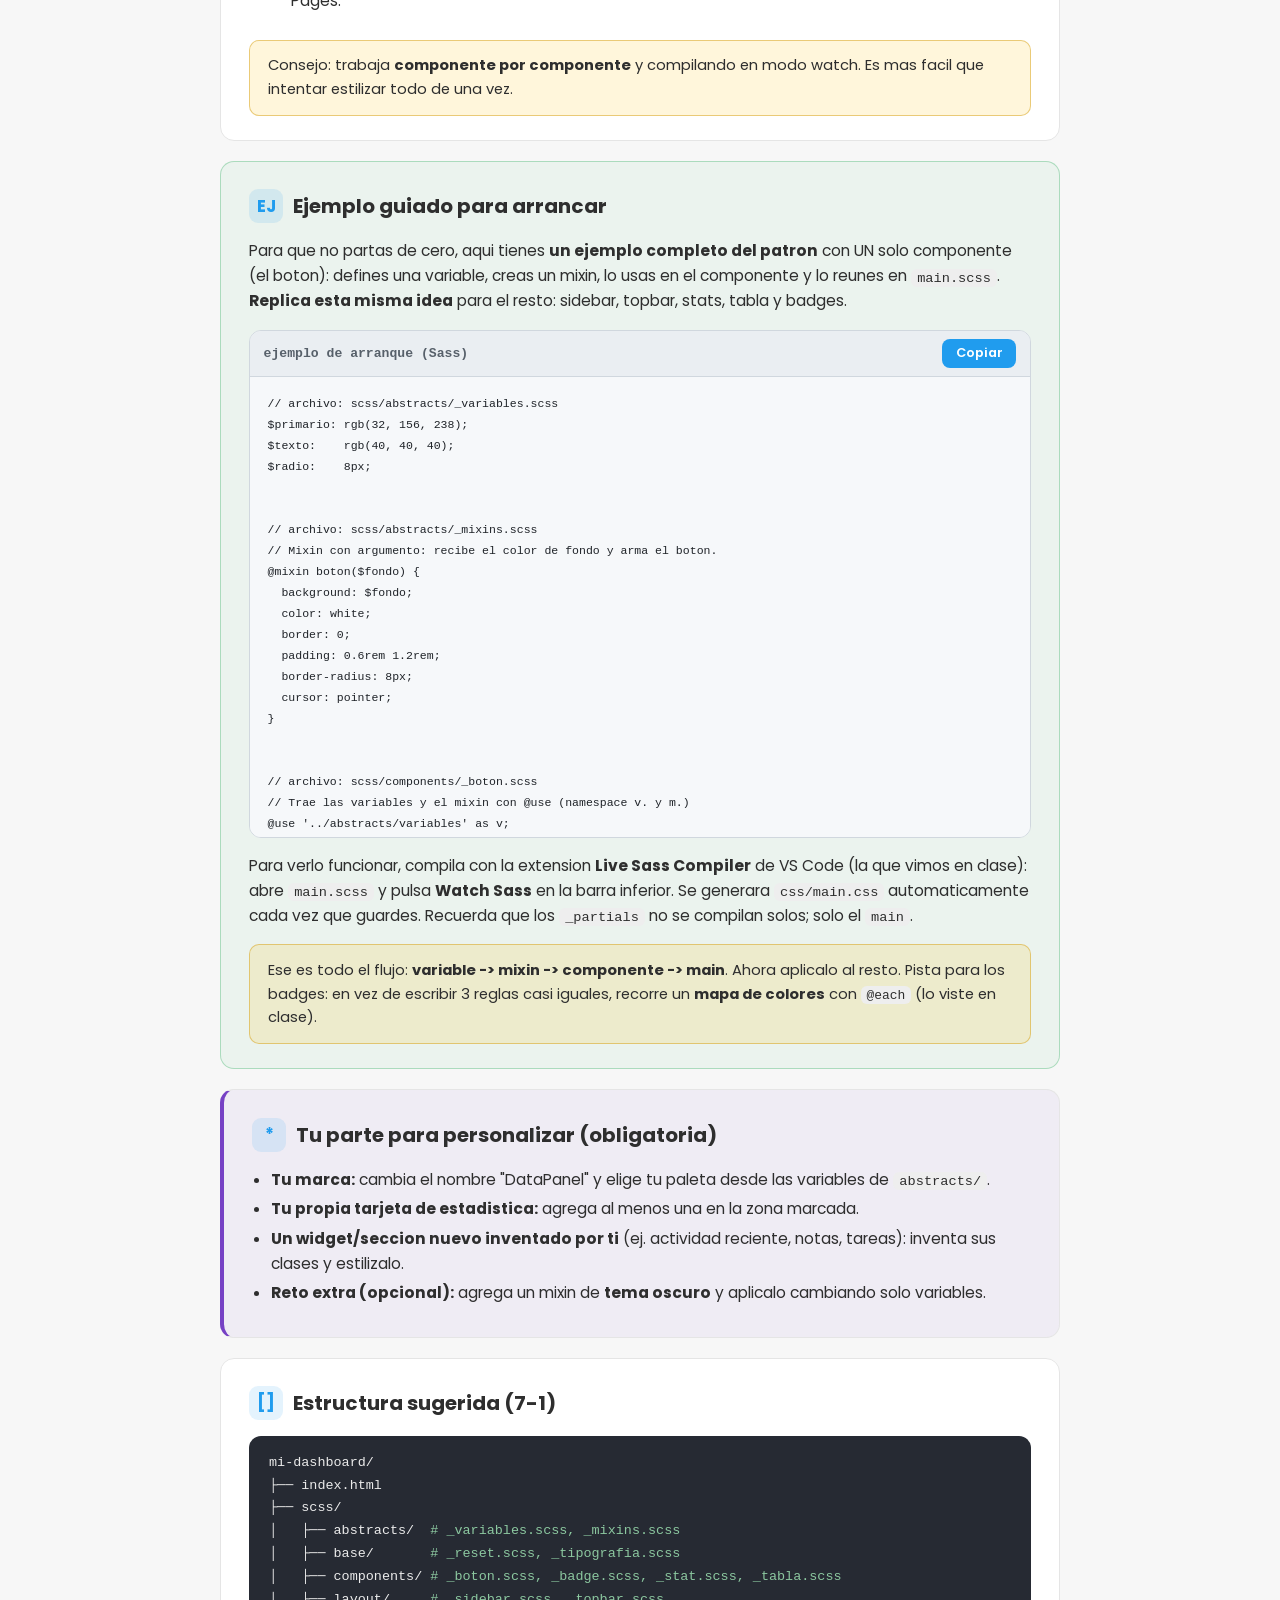
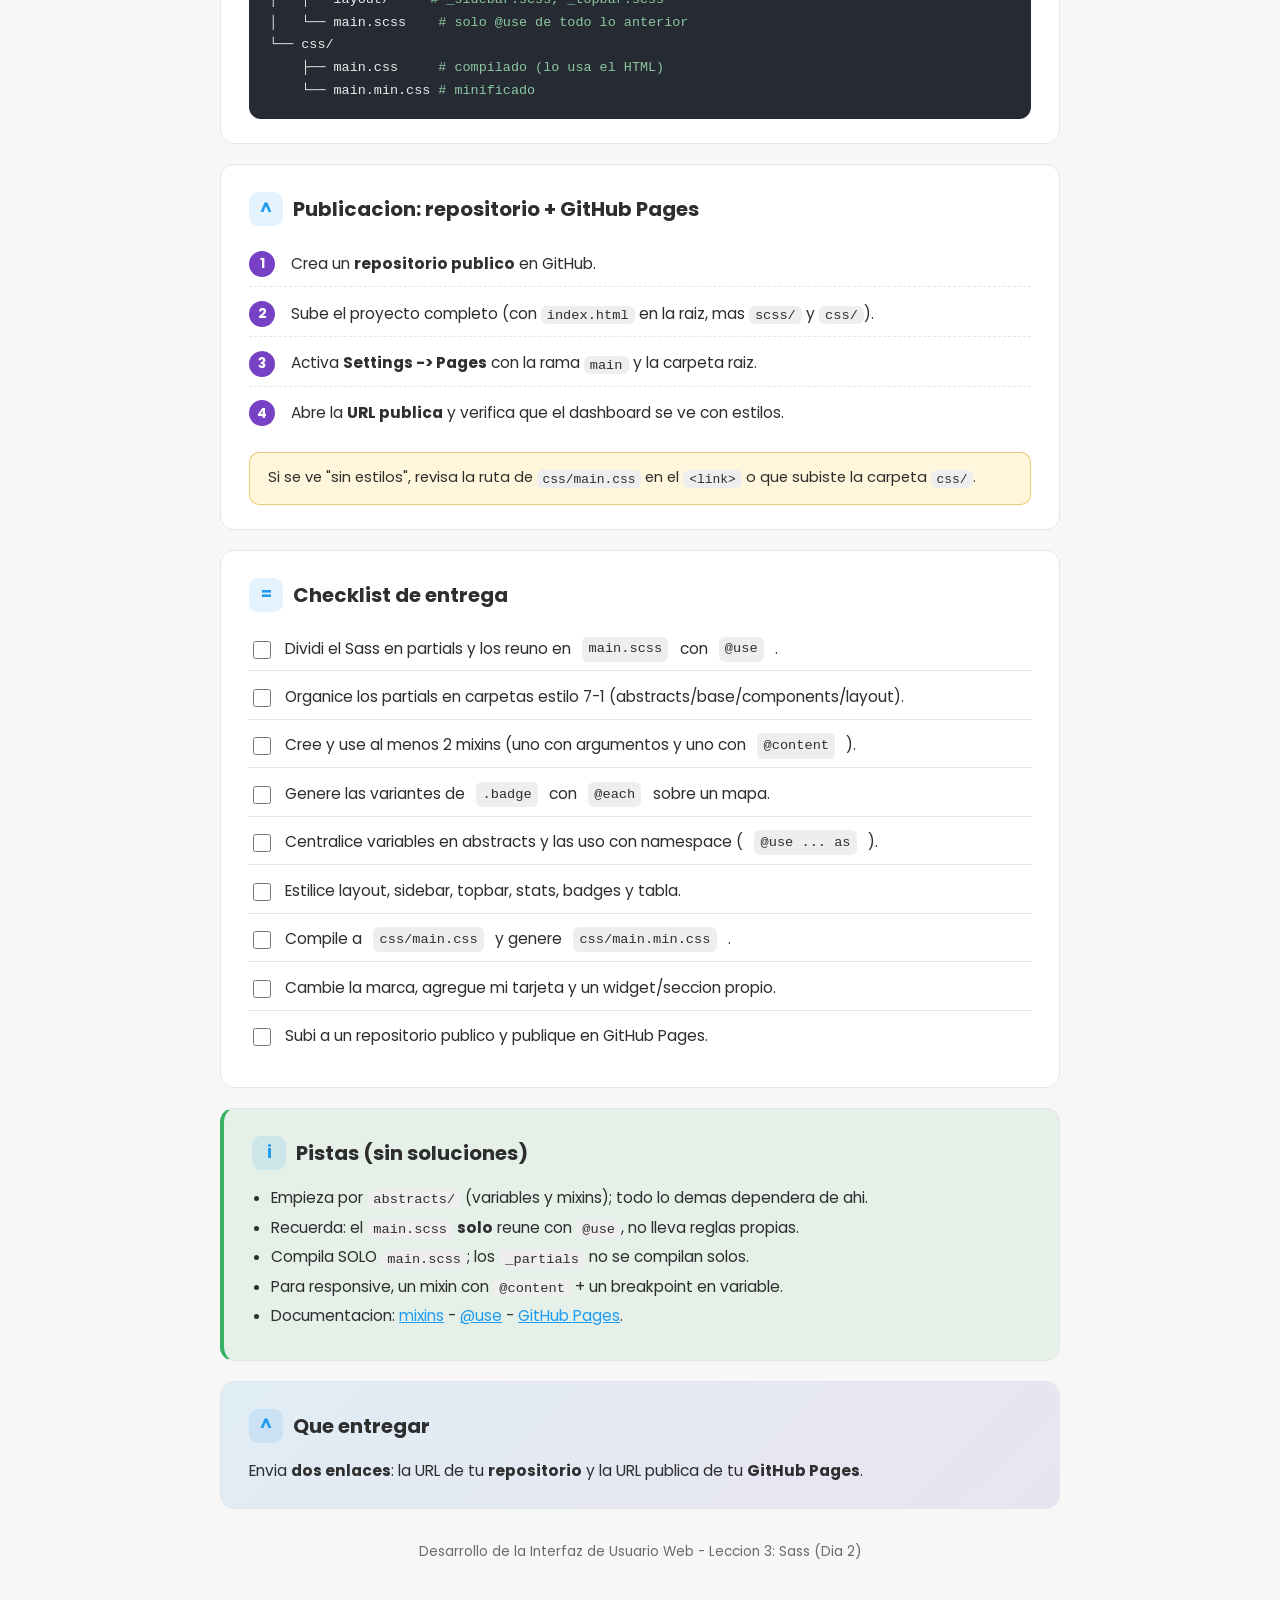
<file: dia-2/index.html>
<!DOCTYPE html>
<html lang="es">
<head>
<meta charset="UTF-8">
<meta name="viewport" content="width=device-width, initial-scale=1.0">
<title>Actividad practica - Sass DIA 2: Dashboard con mixins y 7-1</title>
<link rel="preconnect" href="https://fonts.googleapis.com">
<link href="https://fonts.googleapis.com/css2?family=Poppins:wght@400;500;600;700&display=swap" rel="stylesheet">
<style>
  :root{--primario:rgb(32,156,238);--acento:rgb(118,65,196);--texto:rgb(46,46,46);--suave:rgb(107,107,107);--fondo:rgb(247,247,247);--blanco:rgb(255,255,255);--borde:rgb(229,229,229);--radio:14px}
  *{box-sizing:border-box}
  body{font-family:'Poppins',sans-serif;color:var(--texto);background:var(--fondo);margin:0;line-height:1.6}
  .wrap{max-width:880px;margin:0 auto;padding:2rem 1.25rem 4rem}
  header.hero{background:linear-gradient(135deg,var(--primario),var(--acento));color:var(--blanco);border-radius:var(--radio);padding:2.5rem 2rem;margin-bottom:2rem;box-shadow:0 10px 30px rgba(32,156,238,.25)}
  header.hero .tag{display:inline-block;background:rgba(255,255,255,.2);padding:.25rem .75rem;border-radius:999px;font-size:.8rem;font-weight:600;letter-spacing:.05em;text-transform:uppercase;margin-bottom:.75rem}
  header.hero h1{margin:0 0 .5rem;font-size:2rem;font-weight:700;line-height:1.2}
  header.hero p{margin:0;opacity:.95;max-width:56ch}
  section{background:var(--blanco);border:1px solid var(--borde);border-radius:var(--radio);padding:1.5rem 1.75rem;margin-bottom:1.25rem}
  h2{font-size:1.25rem;margin:.2rem 0 1rem;display:flex;align-items:center;gap:.6rem}
  h2 .ic{width:34px;height:34px;display:grid;place-items:center;border-radius:9px;background:rgba(32,156,238,.12);color:var(--primario);font-size:1.05rem;flex:none}
  h3{font-size:1rem;margin:1.2rem 0 .4rem}
  p,li{font-size:.97rem} ul{padding-left:1.2rem;margin:.4rem 0} li{margin:.3rem 0}
  .reqs{display:grid;gap:1rem;grid-template-columns:repeat(auto-fit,minmax(230px,1fr))}
  .req{border:1px solid var(--borde);border-radius:12px;padding:1.1rem 1.2rem;background:var(--fondo)}
  .req .num{width:28px;height:28px;border-radius:8px;background:var(--primario);color:#fff;display:grid;place-items:center;font-weight:700;font-size:.9rem;margin-bottom:.6rem}
  .req h3{margin:0 0 .35rem;font-size:1rem} .req p{margin:0;font-size:.9rem;color:var(--suave)}
  .pers{border-left:4px solid var(--acento);background:rgba(118,65,196,.06)}
  .steps{counter-reset:step;list-style:none;padding:0;margin:0}
  .steps li{counter-increment:step;position:relative;padding:.6rem 0 .6rem 2.6rem;border-bottom:1px dashed var(--borde)}
  .steps li:last-child{border-bottom:0}
  .steps li::before{content:counter(step);position:absolute;left:0;top:.55rem;width:26px;height:26px;border-radius:50%;background:var(--acento);color:#fff;display:grid;place-items:center;font-weight:700;font-size:.85rem}
  code{background:rgb(238,238,238);padding:.12em .45em;border-radius:6px;font-family:Consolas,'Courier New',monospace;font-size:.88em}
  .tree{background:rgb(38,42,51);color:rgb(235,235,235);border-radius:12px;padding:1rem 1.25rem;font-family:Consolas,'Courier New',monospace;font-size:.84rem;line-height:1.7;overflow-x:auto}
  .tree .c{color:rgb(140,200,160)}
  .check{list-style:none;padding:0;margin:0}
  .check li{display:flex;align-items:flex-start;gap:.7rem;padding:.55rem 0;border-bottom:1px solid var(--borde)}
  .check li:last-child{border-bottom:0}
  .check input{margin-top:.25rem;width:18px;height:18px;accent-color:var(--primario);flex:none}
  .note{background:rgba(255,193,5,.14);border:1px solid rgba(214,160,20,.5);border-radius:10px;padding:.85rem 1.1rem;font-size:.92rem;margin-top:1rem}
  .hint{background:rgba(54,176,97,.09);border-left:4px solid rgb(54,176,97)}
  .entrega{background:linear-gradient(135deg,rgba(32,156,238,.1),rgba(118,65,196,.1));border:1px solid var(--borde)}
  a{color:var(--primario)} footer{text-align:center;color:var(--suave);font-size:.85rem;margin-top:2rem}
  .pill{display:inline-block;background:rgba(32,156,238,.12);color:var(--primario);border-radius:999px;padding:.15rem .7rem;font-size:.8rem;font-weight:600;margin:.15rem}
  .start{background:rgba(32,156,238,.07);border:1px dashed var(--primario)}
  .ejemplo{background:rgba(54,176,97,.06);border:1px solid rgba(54,176,97,.35)}
  .codebox{margin-top:1rem;border:1px solid #d0d7de;border-radius:12px;overflow:hidden;background:#f6f8fa}
  .codebox__bar{display:flex;justify-content:space-between;align-items:center;background:#eaeef2;border-bottom:1px solid #d0d7de;padding:.5rem .85rem}
  .codebox__bar .nombre{color:#57606a;font-family:Consolas,'Courier New',monospace;font-size:.82rem;font-weight:600}
  .codebox .copiar{background:var(--primario);color:#fff;border:0;border-radius:8px;padding:.35rem .85rem;font-family:'Poppins',sans-serif;font-size:.8rem;font-weight:600;cursor:pointer}
  .codebox .copiar:hover{filter:brightness(1.1)} .codebox .copiar.ok{background:rgb(54,176,97)}
  .codebox pre{background:#f6f8fa;color:#1f2328;margin:0;padding:1rem 1.1rem;max-height:460px;overflow:auto;white-space:pre-wrap;word-break:break-word;font-family:Consolas,'Courier New',monospace;font-size:.82rem;line-height:1.6;tab-size:2}
  .codebox code{color:#1f2328;background:none;padding:0;font-family:Consolas,'Courier New',monospace}
</style>
</head>
<body>
<div class="wrap">

  <header class="hero">
    <span class="tag">Actividad practica - Dia 2</span>
    <h1>Estiliza un Dashboard con Mixins, Partials y 7-1</h1>
    <p>Te entregamos el HTML de un panel de administracion (dashboard) <strong>sin estilos</strong>. Tu mision: estilizarlo con Sass aplicando lo del dia 2 -mixins, @content, partials con @use, patron 7-1 y funciones/@each-, personalizarlo y publicarlo en GitHub Pages.</p>
  </header>

  <section class="start">
    <h2><span class="ic">[ ]</span>Punto de partida</h2>
    <p>Trabajaras sobre el <code>index.html</code> que esta mas abajo (copialo del bloque). Se ve <strong>sin estilos</strong> porque aun no existe el CSS. Tu objetivo es organizar el Sass en varios archivos y compilarlo a <code>css/main.css</code>.</p>
    <ul>
      <li>El HTML ya trae las clases listas (<code>.layout</code>, <code>.sidebar</code>, <code>.topbar</code>, <code>.stat</code>, <code>.badge</code>, <code>.tabla</code>, <code>.boton</code>...).</li>
      <li><strong>No metas estilos en el HTML</strong>: todo va en tus archivos Sass.</li>
      <li>Completa las zonas marcadas con <code>ZONA DE PERSONALIZACION</code>.</li>
    </ul>
  </section>

  <section>
    <h2><span class="ic">&lt;/&gt;</span>El HTML que vas a usar</h2>
    <p>Crea un archivo <code>index.html</code> y pega este codigo. Recuerda que enlaza <code>css/main.css</code> (el compilado de tu <code>main.scss</code>).</p>
    <div class="codebox">
      <div class="codebox__bar"><span class="nombre">index.html</span><button class="copiar" onclick="copiarCodigo(this)">Copiar</button></div>
      <pre><code id="html-base">&lt;!DOCTYPE html&gt;
&lt;html lang=&quot;es&quot;&gt;
&lt;head&gt;
  &lt;meta charset=&quot;UTF-8&quot;&gt;
  &lt;meta name=&quot;viewport&quot; content=&quot;width=device-width, initial-scale=1.0&quot;&gt;
  &lt;title&gt;Panel - Dashboard&lt;/title&gt;

  &lt;!-- Enlaza el CSS COMPILADO de tu main.scss. No escribas estilos aqui. --&gt;
  &lt;link rel=&quot;stylesheet&quot; href=&quot;css/main.css&quot;&gt;
&lt;/head&gt;
&lt;body&gt;

  &lt;div class=&quot;layout&quot;&gt;

    &lt;!-- ============ SIDEBAR ============ --&gt;
    &lt;aside class=&quot;sidebar&quot;&gt;
      &lt;div class=&quot;sidebar__logo&quot;&gt;DataPanel&lt;/div&gt;
      &lt;nav class=&quot;sidebar__nav&quot;&gt;
        &lt;a href=&quot;#&quot; class=&quot;sidebar__link sidebar__link--activo&quot;&gt;Resumen&lt;/a&gt;
        &lt;a href=&quot;#&quot; class=&quot;sidebar__link&quot;&gt;Ventas&lt;/a&gt;
        &lt;a href=&quot;#&quot; class=&quot;sidebar__link&quot;&gt;Usuarios&lt;/a&gt;
        &lt;a href=&quot;#&quot; class=&quot;sidebar__link&quot;&gt;Ajustes&lt;/a&gt;
      &lt;/nav&gt;
    &lt;/aside&gt;

    &lt;!-- ============ CONTENIDO ============ --&gt;
    &lt;main class=&quot;contenido&quot;&gt;

      &lt;!-- Topbar --&gt;
      &lt;header class=&quot;topbar&quot;&gt;
        &lt;h1 class=&quot;topbar__titulo&quot;&gt;Resumen general&lt;/h1&gt;
        &lt;div class=&quot;topbar__acciones&quot;&gt;
          &lt;button class=&quot;boton boton--secundario&quot;&gt;Exportar&lt;/button&gt;
          &lt;button class=&quot;boton boton--primario&quot;&gt;+ Nuevo&lt;/button&gt;
        &lt;/div&gt;
      &lt;/header&gt;

      &lt;!-- Tarjetas de estadisticas --&gt;
      &lt;section class=&quot;stats&quot;&gt;
        &lt;article class=&quot;stat&quot;&gt;
          &lt;p class=&quot;stat__label&quot;&gt;Ingresos&lt;/p&gt;
          &lt;p class=&quot;stat__valor&quot;&gt;$12.4k&lt;/p&gt;
          &lt;span class=&quot;badge badge--exito&quot;&gt;+8%&lt;/span&gt;
        &lt;/article&gt;
        &lt;article class=&quot;stat&quot;&gt;
          &lt;p class=&quot;stat__label&quot;&gt;Usuarios&lt;/p&gt;
          &lt;p class=&quot;stat__valor&quot;&gt;3,210&lt;/p&gt;
          &lt;span class=&quot;badge badge--exito&quot;&gt;+3%&lt;/span&gt;
        &lt;/article&gt;
        &lt;article class=&quot;stat&quot;&gt;
          &lt;p class=&quot;stat__label&quot;&gt;Pedidos&lt;/p&gt;
          &lt;p class=&quot;stat__valor&quot;&gt;847&lt;/p&gt;
          &lt;span class=&quot;badge badge--alerta&quot;&gt;0%&lt;/span&gt;
        &lt;/article&gt;
        &lt;article class=&quot;stat&quot;&gt;
          &lt;p class=&quot;stat__label&quot;&gt;Cancelaciones&lt;/p&gt;
          &lt;p class=&quot;stat__valor&quot;&gt;23&lt;/p&gt;
          &lt;span class=&quot;badge badge--error&quot;&gt;-5%&lt;/span&gt;
        &lt;/article&gt;

        &lt;!-- ZONA DE PERSONALIZACION:
             agrega AL MENOS una tarjeta de estadistica propia. --&gt;
      &lt;/section&gt;

      &lt;!-- Panel con tabla --&gt;
      &lt;section class=&quot;panel&quot;&gt;
        &lt;h2 class=&quot;panel__titulo&quot;&gt;Ultimos pedidos&lt;/h2&gt;
        &lt;table class=&quot;tabla&quot;&gt;
          &lt;thead&gt;
            &lt;tr&gt;
              &lt;th class=&quot;tabla__th&quot;&gt;Cliente&lt;/th&gt;
              &lt;th class=&quot;tabla__th&quot;&gt;Monto&lt;/th&gt;
              &lt;th class=&quot;tabla__th&quot;&gt;Estado&lt;/th&gt;
            &lt;/tr&gt;
          &lt;/thead&gt;
          &lt;tbody&gt;
            &lt;tr class=&quot;tabla__fila&quot;&gt;
              &lt;td class=&quot;tabla__td&quot;&gt;Ana Perez&lt;/td&gt;
              &lt;td class=&quot;tabla__td&quot;&gt;$120&lt;/td&gt;
              &lt;td class=&quot;tabla__td&quot;&gt;&lt;span class=&quot;badge badge--exito&quot;&gt;Pagado&lt;/span&gt;&lt;/td&gt;
            &lt;/tr&gt;
            &lt;tr class=&quot;tabla__fila&quot;&gt;
              &lt;td class=&quot;tabla__td&quot;&gt;Luis Gomez&lt;/td&gt;
              &lt;td class=&quot;tabla__td&quot;&gt;$80&lt;/td&gt;
              &lt;td class=&quot;tabla__td&quot;&gt;&lt;span class=&quot;badge badge--alerta&quot;&gt;Pendiente&lt;/span&gt;&lt;/td&gt;
            &lt;/tr&gt;
            &lt;tr class=&quot;tabla__fila&quot;&gt;
              &lt;td class=&quot;tabla__td&quot;&gt;Marta Ruiz&lt;/td&gt;
              &lt;td class=&quot;tabla__td&quot;&gt;$0&lt;/td&gt;
              &lt;td class=&quot;tabla__td&quot;&gt;&lt;span class=&quot;badge badge--error&quot;&gt;Cancelado&lt;/span&gt;&lt;/td&gt;
            &lt;/tr&gt;
          &lt;/tbody&gt;
        &lt;/table&gt;
      &lt;/section&gt;

      &lt;!-- ZONA DE PERSONALIZACION:
           agrega UNA seccion/widget nuevo inventado por ti
           (ej: &quot;Actividad reciente&quot;, &quot;Grafico&quot;, &quot;Notas&quot;, &quot;Tareas&quot;). --&gt;

    &lt;/main&gt;
  &lt;/div&gt;

&lt;/body&gt;
&lt;/html&gt;
</code></pre>
    </div>
  </section>

  <section>
    <h2><span class="ic">[v]</span>Requisitos tecnicos obligatorios</h2>
    <p>Lo que debes aplicar (del dia 2). <em>El "que"; el "como" lo resuelves con lo visto en clase.</em></p>
    <div class="reqs">
      <div class="req"><div class="num">1</div><h3>Partials + @use</h3><p>Divide tu Sass en <strong>varios partials</strong> (<code>_archivo.scss</code>) y reunelos en un <strong>main.scss</strong> con <code>@use</code>. Compila SOLO <code>main.scss</code>.</p></div>
      <div class="req"><div class="num">2</div><h3>Patron 7-1</h3><p>Organiza los partials en carpetas al estilo 7-1 (al menos <code>abstracts/</code>, <code>base/</code>, <code>components/</code>, <code>layout/</code>).</p></div>
      <div class="req"><div class="num">3</div><h3>Mixins</h3><p>Crea y usa <strong>al menos 2 mixins</strong>: uno con <strong>argumentos</strong> (ej. boton/badge por color) y uno con <strong>@content</strong> para una media query responsive.</p></div>
      <div class="req"><div class="num">4</div><h3>Funciones / @each</h3><p>Usa <code>@each</code> (o <code>@for</code>) para generar las variantes de color de <code>.badge</code> (exito, alerta, error) a partir de un <strong>mapa</strong>.</p></div>
      <div class="req"><div class="num">5</div><h3>Variables + namespace</h3><p>Centraliza colores/espaciados en <code>abstracts/</code> y usalos con <code>@use ... as</code> (namespace) desde los demas archivos.</p></div>
      <div class="req"><div class="num">6</div><h3>Compilar + minificar</h3><p>Genera <code>css/main.css</code> y tambien <code>css/main.min.css</code> (produccion).</p></div>
    </div>
    <div class="note">Como minimo deben quedar estilizados: el <strong>layout</strong> (sidebar + contenido), la <strong>topbar</strong> con botones, las <strong>tarjetas de estadistica</strong>, los <strong>badges</strong> de colores, la <strong>tabla</strong> y el estado activo del menu.</div>
  </section>


  <section>
    <h2><span class="ic">1.2.3</span>Como abordarlo: proceso paso a paso</h2>
    <p>Sigue este orden. En cada paso vas a <strong>tomar decisiones de diseno</strong>: no hay una unica respuesta correcta, pero si decisiones mas coherentes. Piensa antes de escribir codigo.</p>
    <ol class="steps">
      <li><strong>Observa y planifica.</strong> Abre el HTML sin estilos e identifica los bloques: layout, sidebar, topbar, tarjetas de estadistica, tabla y badges. Decide la sensacion general: panel sobrio y profesional, o moderno y colorido.</li>
      <li><strong>Define tu paleta</strong> (en <code>abstracts/</code>). Elige: un <em>color primario</em> (acciones, enlace activo, boton principal), un <em>acento</em> para detalles, los <em>neutros</em> (fondo de pagina, fondo de tarjetas, color de texto y un gris para texto secundario) y <em>3 colores de estado</em> para los badges: exito, alerta y error. <br><span style="color:var(--suave)">Preguntate: &iquest;hay suficiente contraste para leer el texto sobre cada color?</span></li>
      <li><strong>Tipografia y espaciado.</strong> Decide la fuente de titulos y la de texto, una escala de espaciados (pequeno / medio / grande) y un radio de borde que repetiras en tarjetas, botones y badges. La consistencia es lo que hace que se vea "profesional".</li>
      <li><strong>Base.</strong> Aplica un reset minimo y los estilos del <code>body</code> (fondo y color de texto de tu paleta). A partir de aqui todo hereda.</li>
      <li><strong>Layout.</strong> Decide como repartir <code>.sidebar</code> y <code>.contenido</code> (ancho del sidebar, que el contenido ocupe el resto) y el color del sidebar. &iquest;Oscuro para contrastar, o claro y minimalista?</li>
      <li><strong>Sidebar y menu.</strong> Estiliza el logo y los enlaces. Decide como se ve el enlace <strong>activo</strong> (<code>--activo</code>) frente a los normales y que pasa en <em>hover</em>.</li>
      <li><strong>Topbar.</strong> Titulo + botones. Cuida la jerarquia: el boton primario debe destacar mas que el secundario.</li>
      <li><strong>Componentes reutilizables.</strong> Estiliza botones (variantes primario/secundario), badges (sus 3 estados), tarjetas de estadistica (sombra, padding, como resalta el valor) y la tabla (cabecera, filas, alternancia/hover). <br><span style="color:var(--suave)">Preguntate: &iquest;que propiedades se repiten entre estos? Eso es candidato a mixin.</span></li>
      <li><strong>Estados e interaccion.</strong> Define hover en botones, enlaces y filas; un foco visible y el cursor adecuado. Los detalles de interaccion dan sensacion de calidad.</li>
      <li><strong>Responsive.</strong> Decide que cambia en pantallas chicas (&iquest;el sidebar se apila arriba? &iquest;las stats pasan a una columna?) y aplicalo con tu mixin <code>@content</code>.</li>
      <li><strong>Personaliza.</strong> Cambia la marca, agrega tu tarjeta y tu widget propio (ver seccion siguiente).</li>
      <li><strong>Compila, revisa y publica.</strong> Mira el resultado en el navegador, ajusta, minifica y sube a GitHub Pages.</li>
    </ol>
    <div class="note">Consejo: trabaja <strong>componente por componente</strong> y compilando en modo watch. Es mas facil que intentar estilizar todo de una vez.</div>
  </section>


  <section class="ejemplo">
    <h2><span class="ic">EJ</span>Ejemplo guiado para arrancar</h2>
    <p>Para que no partas de cero, aqui tienes <strong>un ejemplo completo del patron</strong> con UN solo componente (el boton): defines una variable, creas un mixin, lo usas en el componente y lo reunes en <code>main.scss</code>. <strong>Replica esta misma idea</strong> para el resto: sidebar, topbar, stats, tabla y badges.</p>
    <div class="codebox">
      <div class="codebox__bar"><span class="nombre">ejemplo de arranque (Sass)</span><button class="copiar" onclick="copiarBloque(this)">Copiar</button></div>
      <pre><code>// archivo: scss/abstracts/_variables.scss
$primario: rgb(32, 156, 238);
$texto:    rgb(40, 40, 40);
$radio:    8px;


// archivo: scss/abstracts/_mixins.scss
// Mixin con argumento: recibe el color de fondo y arma el boton.
@mixin boton($fondo) {
  background: $fondo;
  color: white;
  border: 0;
  padding: 0.6rem 1.2rem;
  border-radius: 8px;
  cursor: pointer;
}


// archivo: scss/components/_boton.scss
// Trae las variables y el mixin con @use (namespace v. y m.)
@use &#x27;../abstracts/variables&#x27; as v;
@use &#x27;../abstracts/mixins&#x27; as m;

.boton {
  @include m.boton(v.$primario);          // boton primario (azul)
  &amp;--secundario { @include m.boton(v.$texto); }   // variante con &amp;
}


// archivo: scss/main.scss
// El main SOLO reune los partials con @use. Compila SOLO este archivo.
@use &#x27;components/boton&#x27;;
</code></pre>
    </div>
    <p style="margin-top:1rem">Para verlo funcionar, compila con la extension <strong>Live Sass Compiler</strong> de VS Code (la que vimos en clase): abre <code>main.scss</code> y pulsa <strong>Watch Sass</strong> en la barra inferior. Se generara <code>css/main.css</code> automaticamente cada vez que guardes. Recuerda que los <code>_partials</code> no se compilan solos; solo el <code>main</code>.</p>
    <div class="note">Ese es todo el flujo: <strong>variable -&gt; mixin -&gt; componente -&gt; main</strong>. Ahora aplicalo al resto. Pista para los badges: en vez de escribir 3 reglas casi iguales, recorre un <strong>mapa de colores</strong> con <code>@each</code> (lo viste en clase).</div>
  </section>

  <section class="pers">
    <h2><span class="ic">*</span>Tu parte para personalizar (obligatoria)</h2>
    <ul>
      <li><strong>Tu marca:</strong> cambia el nombre "DataPanel" y elige tu paleta desde las variables de <code>abstracts/</code>.</li>
      <li><strong>Tu propia tarjeta de estadistica:</strong> agrega al menos una en la zona marcada.</li>
      <li><strong>Un widget/seccion nuevo inventado por ti</strong> (ej. actividad reciente, notas, tareas): inventa sus clases y estilizalo.</li>
      <li><strong>Reto extra (opcional):</strong> agrega un mixin de <strong>tema oscuro</strong> y aplicalo cambiando solo variables.</li>
    </ul>
  </section>

  <section>
    <h2><span class="ic">[]</span>Estructura sugerida (7-1)</h2>
    <div class="tree">
mi-dashboard/<br>
&#9500;&#9472;&#9472; index.html<br>
&#9500;&#9472;&#9472; scss/<br>
&#9474;&nbsp;&nbsp;&nbsp;&#9500;&#9472;&#9472; abstracts/&nbsp;&nbsp;<span class="c"># _variables.scss, _mixins.scss</span><br>
&#9474;&nbsp;&nbsp;&nbsp;&#9500;&#9472;&#9472; base/&nbsp;&nbsp;&nbsp;&nbsp;&nbsp;&nbsp;&nbsp;<span class="c"># _reset.scss, _tipografia.scss</span><br>
&#9474;&nbsp;&nbsp;&nbsp;&#9500;&#9472;&#9472; components/&nbsp;<span class="c"># _boton.scss, _badge.scss, _stat.scss, _tabla.scss</span><br>
&#9474;&nbsp;&nbsp;&nbsp;&#9500;&#9472;&#9472; layout/&nbsp;&nbsp;&nbsp;&nbsp;&nbsp;<span class="c"># _sidebar.scss, _topbar.scss</span><br>
&#9474;&nbsp;&nbsp;&nbsp;&#9492;&#9472;&#9472; main.scss&nbsp;&nbsp;&nbsp;&nbsp;<span class="c"># solo @use de todo lo anterior</span><br>
&#9492;&#9472;&#9472; css/<br>
&nbsp;&nbsp;&nbsp;&nbsp;&#9500;&#9472;&#9472; main.css&nbsp;&nbsp;&nbsp;&nbsp;&nbsp;<span class="c"># compilado (lo usa el HTML)</span><br>
&nbsp;&nbsp;&nbsp;&nbsp;&#9492;&#9472;&#9472; main.min.css&nbsp;<span class="c"># minificado</span>
    </div>
  </section>

  <section>
    <h2><span class="ic">^</span>Publicacion: repositorio + GitHub Pages</h2>
    <ol class="steps">
      <li>Crea un <strong>repositorio publico</strong> en GitHub.</li>
      <li>Sube el proyecto completo (con <code>index.html</code> en la raiz, mas <code>scss/</code> y <code>css/</code>).</li>
      <li>Activa <strong>Settings -&gt; Pages</strong> con la rama <code>main</code> y la carpeta raiz.</li>
      <li>Abre la <strong>URL publica</strong> y verifica que el dashboard se ve con estilos.</li>
    </ol>
    <div class="note">Si se ve "sin estilos", revisa la ruta de <code>css/main.css</code> en el <code>&lt;link&gt;</code> o que subiste la carpeta <code>css/</code>.</div>
  </section>

  <section>
    <h2><span class="ic">=</span>Checklist de entrega</h2>
    <ul class="check">
      <li><input type="checkbox"> Dividi el Sass en partials y los reuno en <code>main.scss</code> con <code>@use</code>.</li>
      <li><input type="checkbox"> Organice los partials en carpetas estilo 7-1 (abstracts/base/components/layout).</li>
      <li><input type="checkbox"> Cree y use al menos 2 mixins (uno con argumentos y uno con <code>@content</code>).</li>
      <li><input type="checkbox"> Genere las variantes de <code>.badge</code> con <code>@each</code> sobre un mapa.</li>
      <li><input type="checkbox"> Centralice variables en abstracts y las uso con namespace (<code>@use ... as</code>).</li>
      <li><input type="checkbox"> Estilice layout, sidebar, topbar, stats, badges y tabla.</li>
      <li><input type="checkbox"> Compile a <code>css/main.css</code> y genere <code>css/main.min.css</code>.</li>
      <li><input type="checkbox"> Cambie la marca, agregue mi tarjeta y un widget/seccion propio.</li>
      <li><input type="checkbox"> Subi a un repositorio publico y publique en GitHub Pages.</li>
    </ul>
  </section>

  <section class="hint">
    <h2><span class="ic">i</span>Pistas (sin soluciones)</h2>
    <ul>
      <li>Empieza por <code>abstracts/</code> (variables y mixins); todo lo demas dependera de ahi.</li>
      <li>Recuerda: el <code>main.scss</code> <strong>solo</strong> reune con <code>@use</code>, no lleva reglas propias.</li>
      <li>Compila SOLO <code>main.scss</code>; los <code>_partials</code> no se compilan solos.</li>
      <li>Para responsive, un mixin con <code>@content</code> + un breakpoint en variable.</li>
      <li>Documentacion: <a href="https://sass-lang.com/documentation/at-rules/mixin/" target="_blank" rel="noopener">mixins</a> - <a href="https://sass-lang.com/documentation/at-rules/use/" target="_blank" rel="noopener">@use</a> - <a href="https://docs.github.com/es/pages" target="_blank" rel="noopener">GitHub Pages</a>.</li>
    </ul>
  </section>

  <section class="entrega">
    <h2><span class="ic">^</span>Que entregar</h2>
    <p style="margin-bottom:0">Envia <strong>dos enlaces</strong>: la URL de tu <strong>repositorio</strong> y la URL publica de tu <strong>GitHub Pages</strong>.</p>
  </section>

  <footer>Desarrollo de la Interfaz de Usuario Web - Leccion 3: Sass (Dia 2)</footer>

</div>
<script>
function copiarBloque(btn){
  const code = btn.closest('.codebox').querySelector('code').textContent;
  navigator.clipboard.writeText(code).then(()=>{
    const t = btn.textContent;
    btn.textContent = 'Copiado!'; btn.classList.add('ok');
    setTimeout(()=>{ btn.textContent = t; btn.classList.remove('ok'); }, 1800);
  });
}
function copiarCodigo(btn){
  const code = document.getElementById('html-base').textContent;
  navigator.clipboard.writeText(code).then(()=>{
    const t = btn.textContent;
    btn.textContent = 'Copiado!'; btn.classList.add('ok');
    setTimeout(()=>{ btn.textContent = t; btn.classList.remove('ok'); }, 1800);
  });
}
</script>
</body>
</html>
</file>
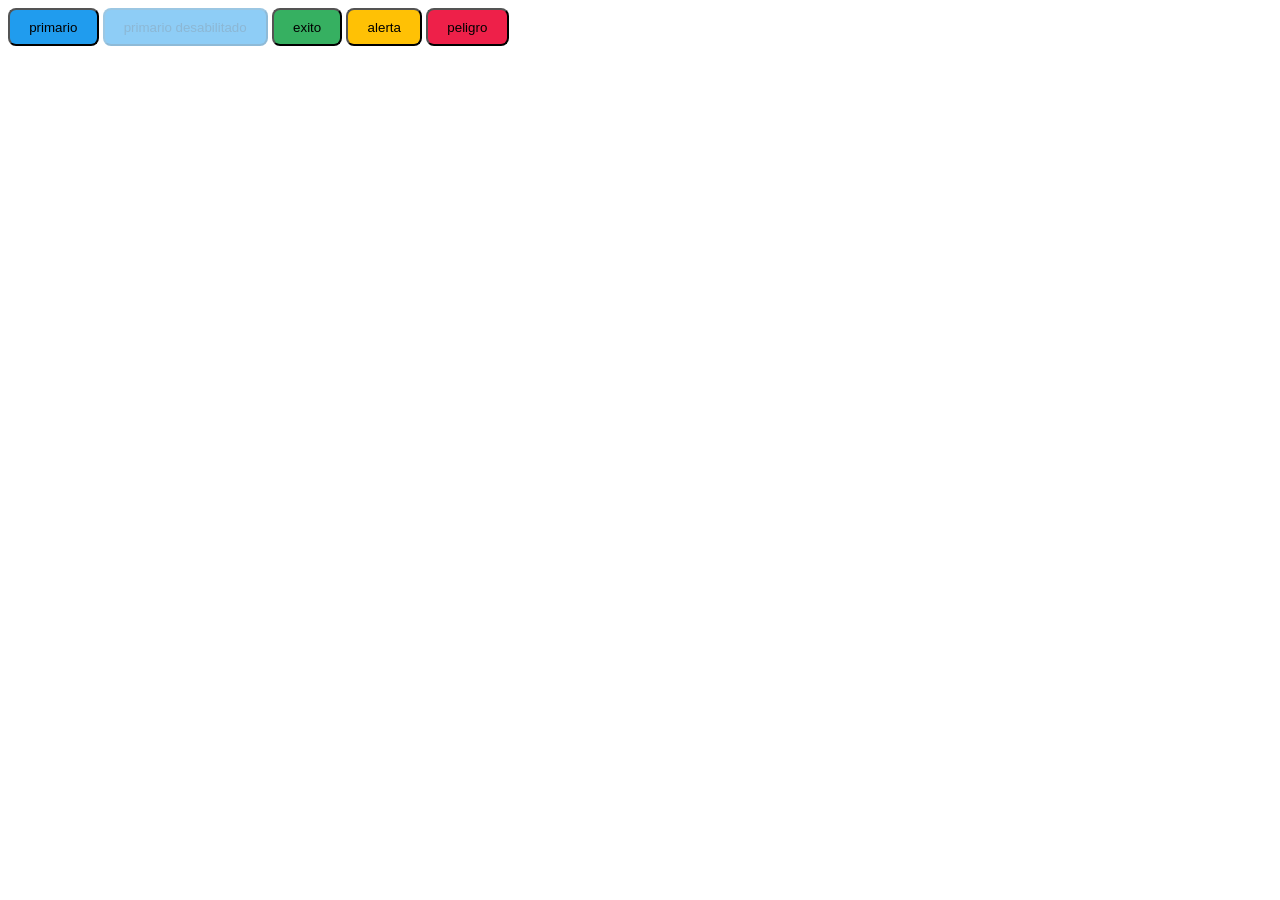
<file: ejercicio-2/index.html>
<!DOCTYPE html>
<html lang="en">
<head>
    <meta charset="UTF-8">
    <meta name="viewport" content="width=device-width, initial-scale=1.0">
    <title>Document</title>
    <link rel="stylesheet" href="style.css">
</head>
<body>
    <button class="boton boton--primario"> primario</button>
    <button disabled class="boton boton--primario"> primario desabilitado</button>
    <button class="boton boton--exito"> exito</button>
    <button class="boton boton--alerta"> alerta</button>
    <button class="boton boton--peligro"> peligro</button>
</body>
</html>
</file>
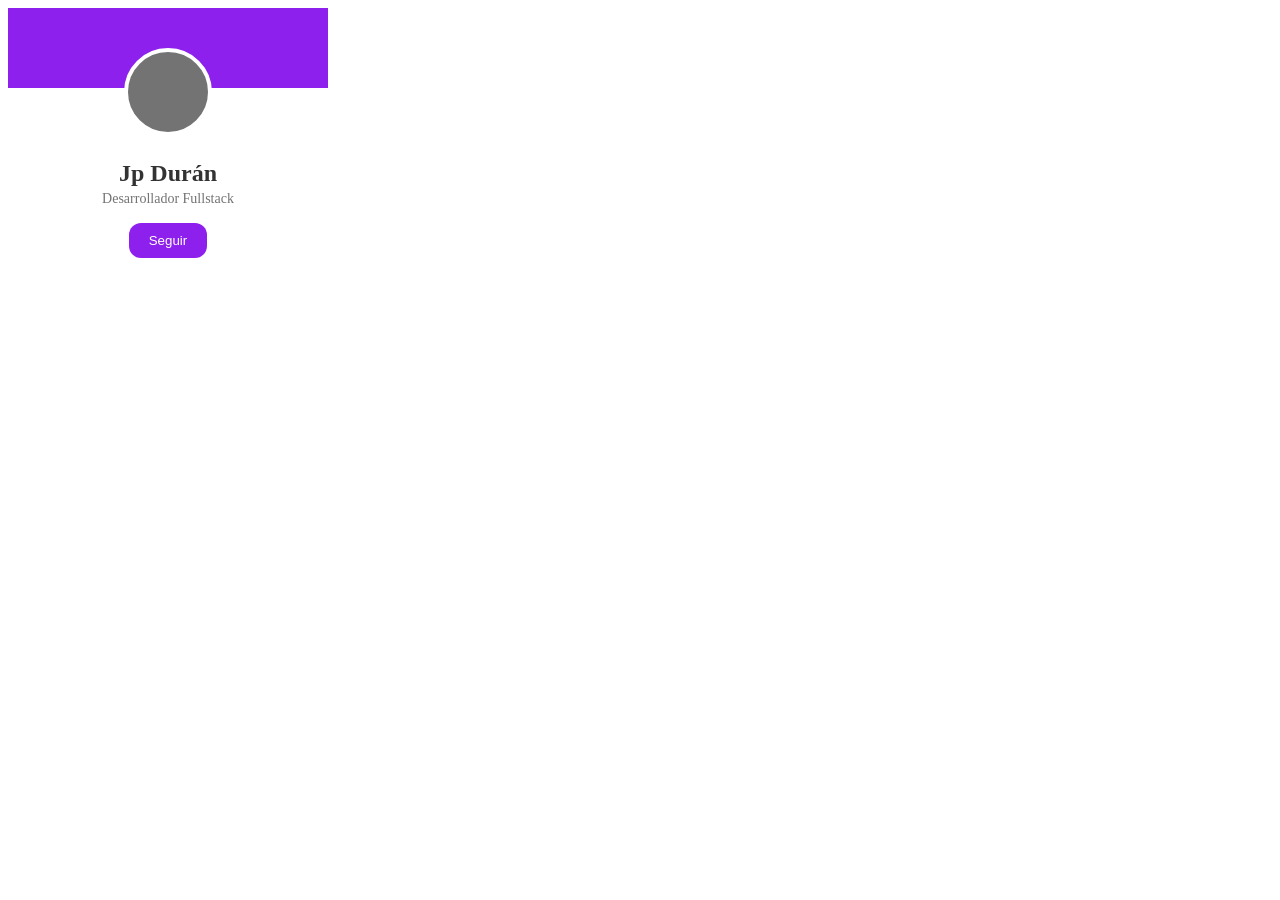
<file: ejercicio-4/index.html>
<!DOCTYPE html>
<html lang="en">
    <head>
        <meta charset="UTF-8">
        <meta name="viewport" content="width=device-width, initial-scale=1.0">
        <title>Document</title>
        <link rel="stylesheet" href="style.css">
    </head>
    <body>
        <article class="perfil">
            <div class="perfil__cabecera"></div>
            <div class="perfil__avatar"></div>
            <div class="perfil__cuerpo">
                <h2 class="perfil__nombre">Jp Durán</h2>
                <p class="perfil__rol">Desarrollador Fullstack</p>
                <button class="perfil__boton">Seguir</button>
            </div>
        </article>
    </body>
</html>
</file>
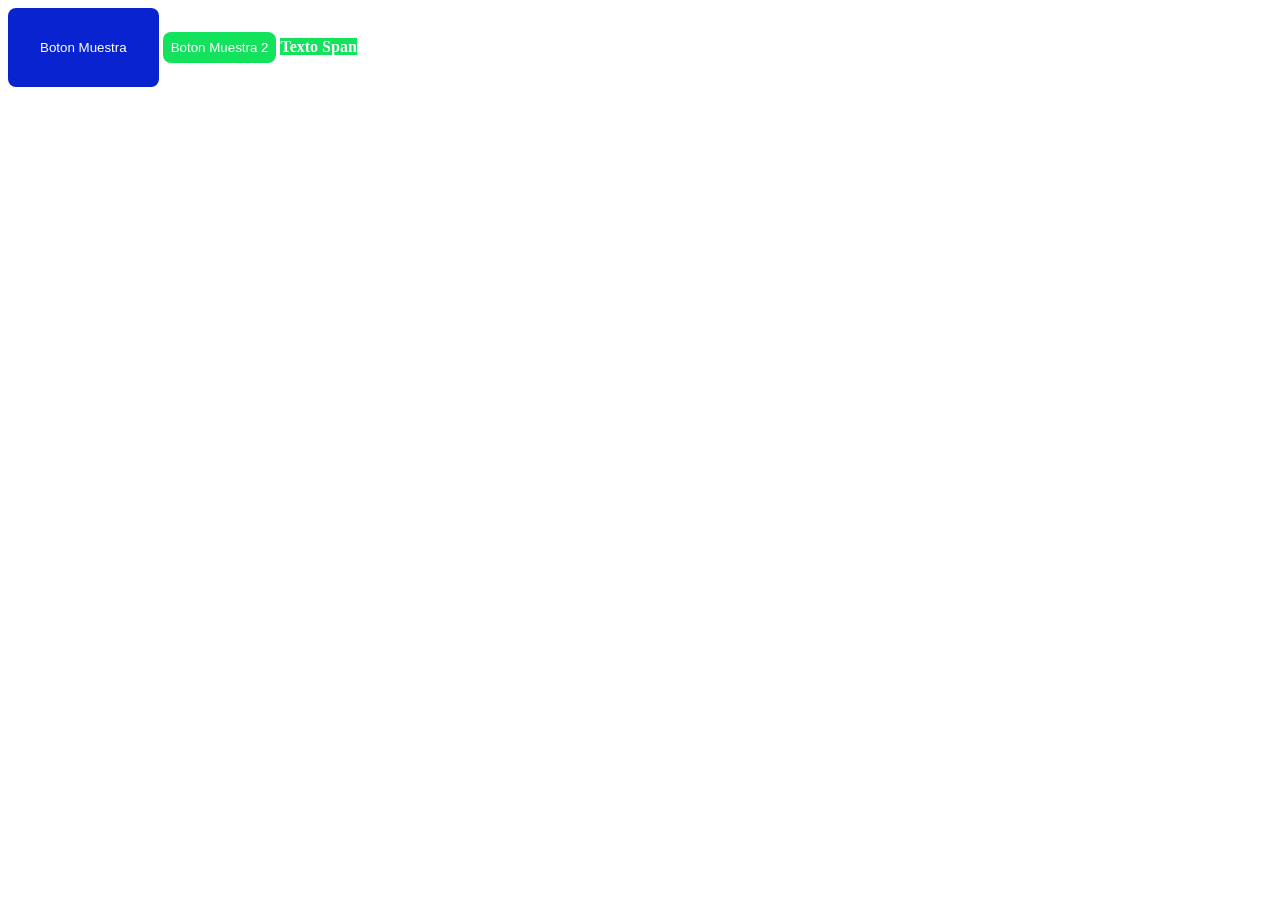
<file: ejercicios-sass-en-vivo/index.html>
<!DOCTYPE html>
<html lang="es">
<head>
    <meta charset="UTF-8">
    <meta name="viewport" content="width=device-width, initial-scale=1.0">
    <title>Document</title>
    <link rel="stylesheet" href="sass/main.css">
</head>
<body>
    <button class="boton btn-primary">Boton Muestra</button>
    <button class="boton-sm btn-exito">Boton Muestra 2</button>

    <span class="span-exito">Texto Span</span>
</body>
</html>
</file>
<file: ejercicio-2/style.css>
.boton {
  padding: 0.6rem 1.2rem;
  border-radius: 0.5rem;
}
.boton:hover {
  filter: brightness(1.1);
}
.boton:disabled {
  opacity: 0.5;
  cursor: not-allowed;
}
.boton--primario {
  background: rgb(32, 156, 238);
}
.boton--exito {
  background: rgb(54, 176, 97);
}
.boton--alerta {
  background: rgb(255, 193, 5);
}
.boton--peligro {
  background: rgb(238, 32, 73);
}/*# sourceMappingURL=style.css.map */
</file>
<file: ejercicio-4/style.css>
.perfil {
  max-width: 320px;
  background-color: rgb(255, 255, 255);
  border-radius: 0.75rem;
}
.perfil__cabecera {
  background-color: rgb(142, 32, 238);
  height: 80px;
}
.perfil__avatar {
  width: 80px;
  height: 80px;
  border-radius: 50%;
  border: 4px solid rgb(255, 255, 255);
  margin: -40px auto 0;
  display: block;
  background-color: rgb(115, 115, 115);
}
.perfil__cuerpo {
  padding: 1rem 1.5rem;
  text-align: center;
}
.perfil__nombre {
  color: rgb(51, 51, 51);
  margin: 0.5rem 0 0.25rem;
}
.perfil__rol {
  color: rgb(115, 115, 115);
  font-size: 0.875rem;
  margin: 0 0 1rem;
}
.perfil__boton {
  background-color: rgb(142, 32, 238);
  color: rgb(255, 255, 255);
  border: 0;
  padding: 0.625rem 1.25rem;
  border-radius: 0.75rem;
  cursor: pointer;
}
.perfil__boton:hover {
  filter: brightness(1.1);
}/*# sourceMappingURL=style.css.map */
</file>
<file: ejercicios-sass-en-vivo/sass/main.css>
.letra-primaria {
  color: rgb(8, 35, 207);
}

.letra-exito {
  color: rgb(19, 227, 92);
}

.boton {
  background-color: rgb(8, 35, 207);
  color: rgb(255, 255, 255);
  padding: 2rem;
  border-radius: 0.5rem;
  border: 0;
}

.boton-sm {
  color: rgb(255, 255, 255);
  padding: 0.5rem;
  border-radius: 0.5rem;
  border: 0;
}

.btn-primary {
  background-color: rgb(8, 35, 207);
}

.btn-primary-light {
  background-color: rgb(8, 108, 207);
}

.btn-exito {
  background-color: rgb(19, 227, 92);
  color: rgb(255, 255, 255);
}

.span-exito {
  background-color: rgb(19, 227, 92);
  color: rgb(255, 255, 255);
  font-weight: 600;
}/*# sourceMappingURL=main.css.map */
</file>
